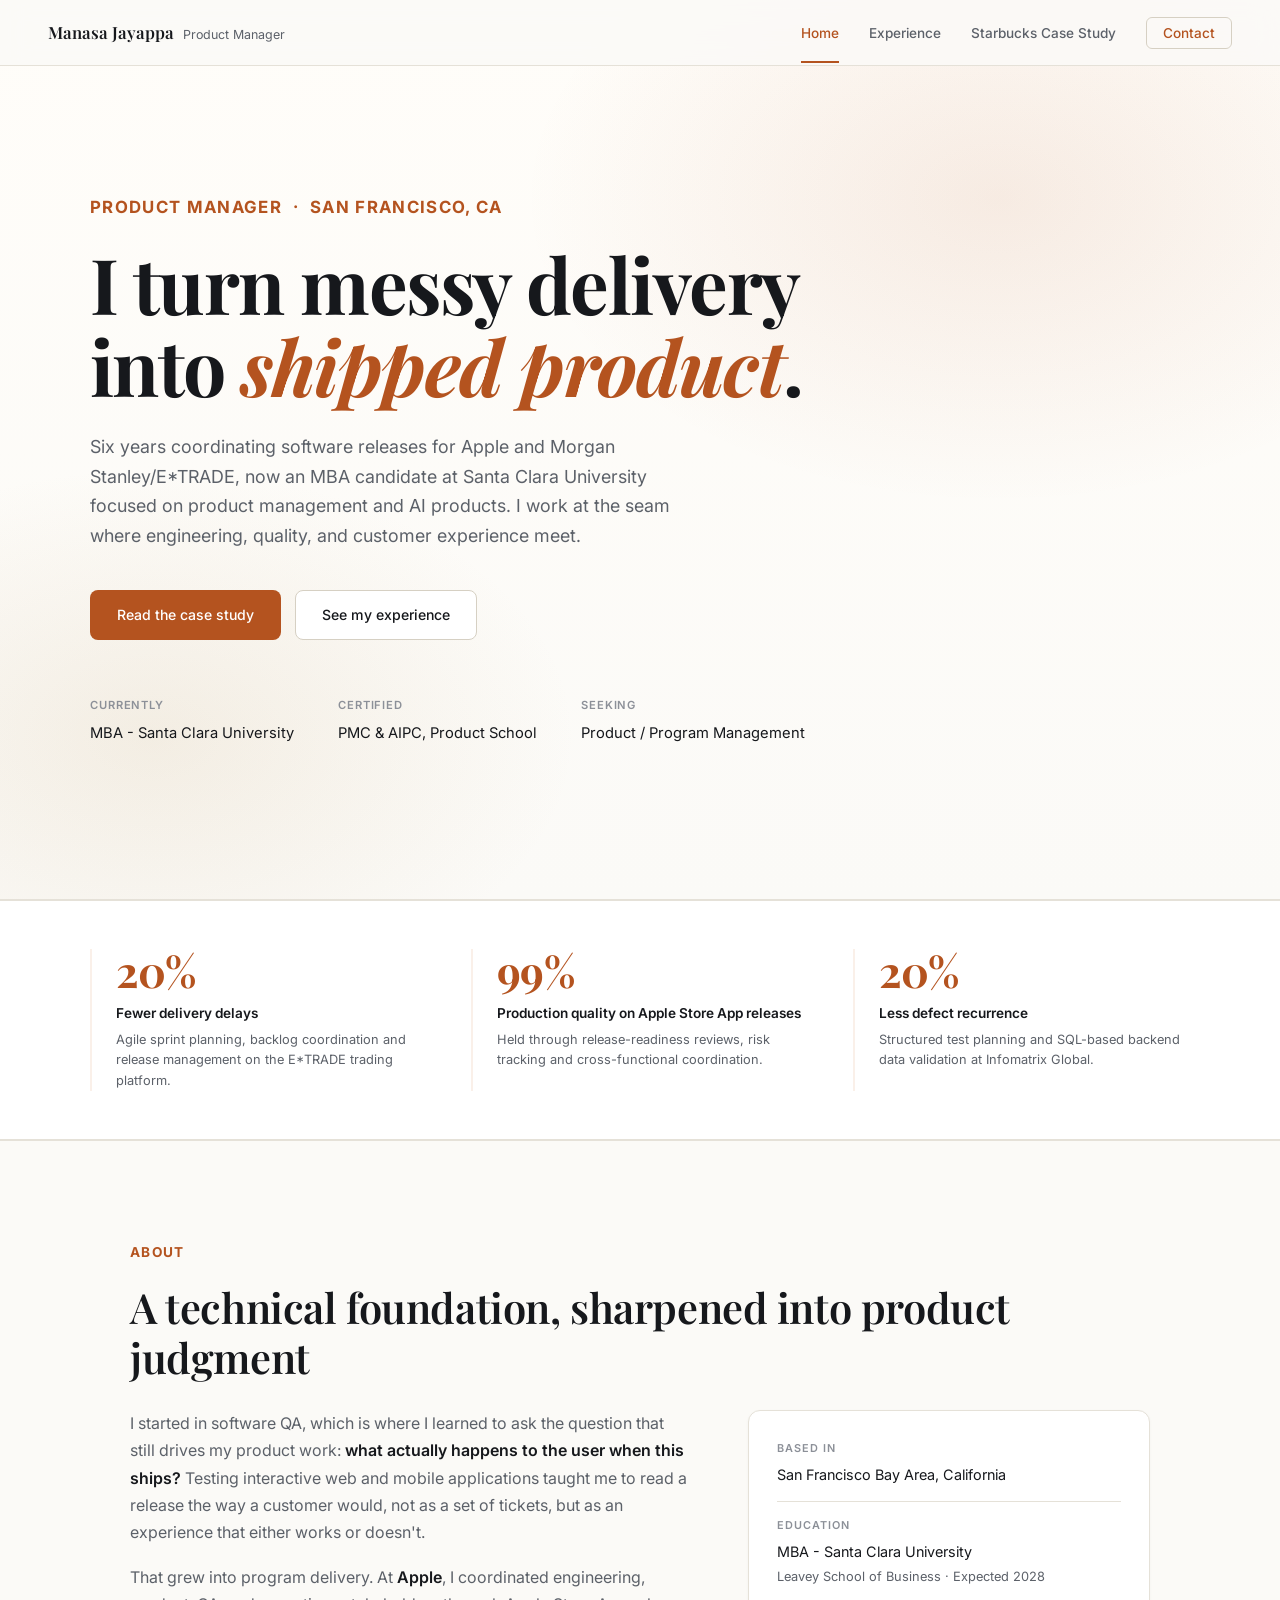
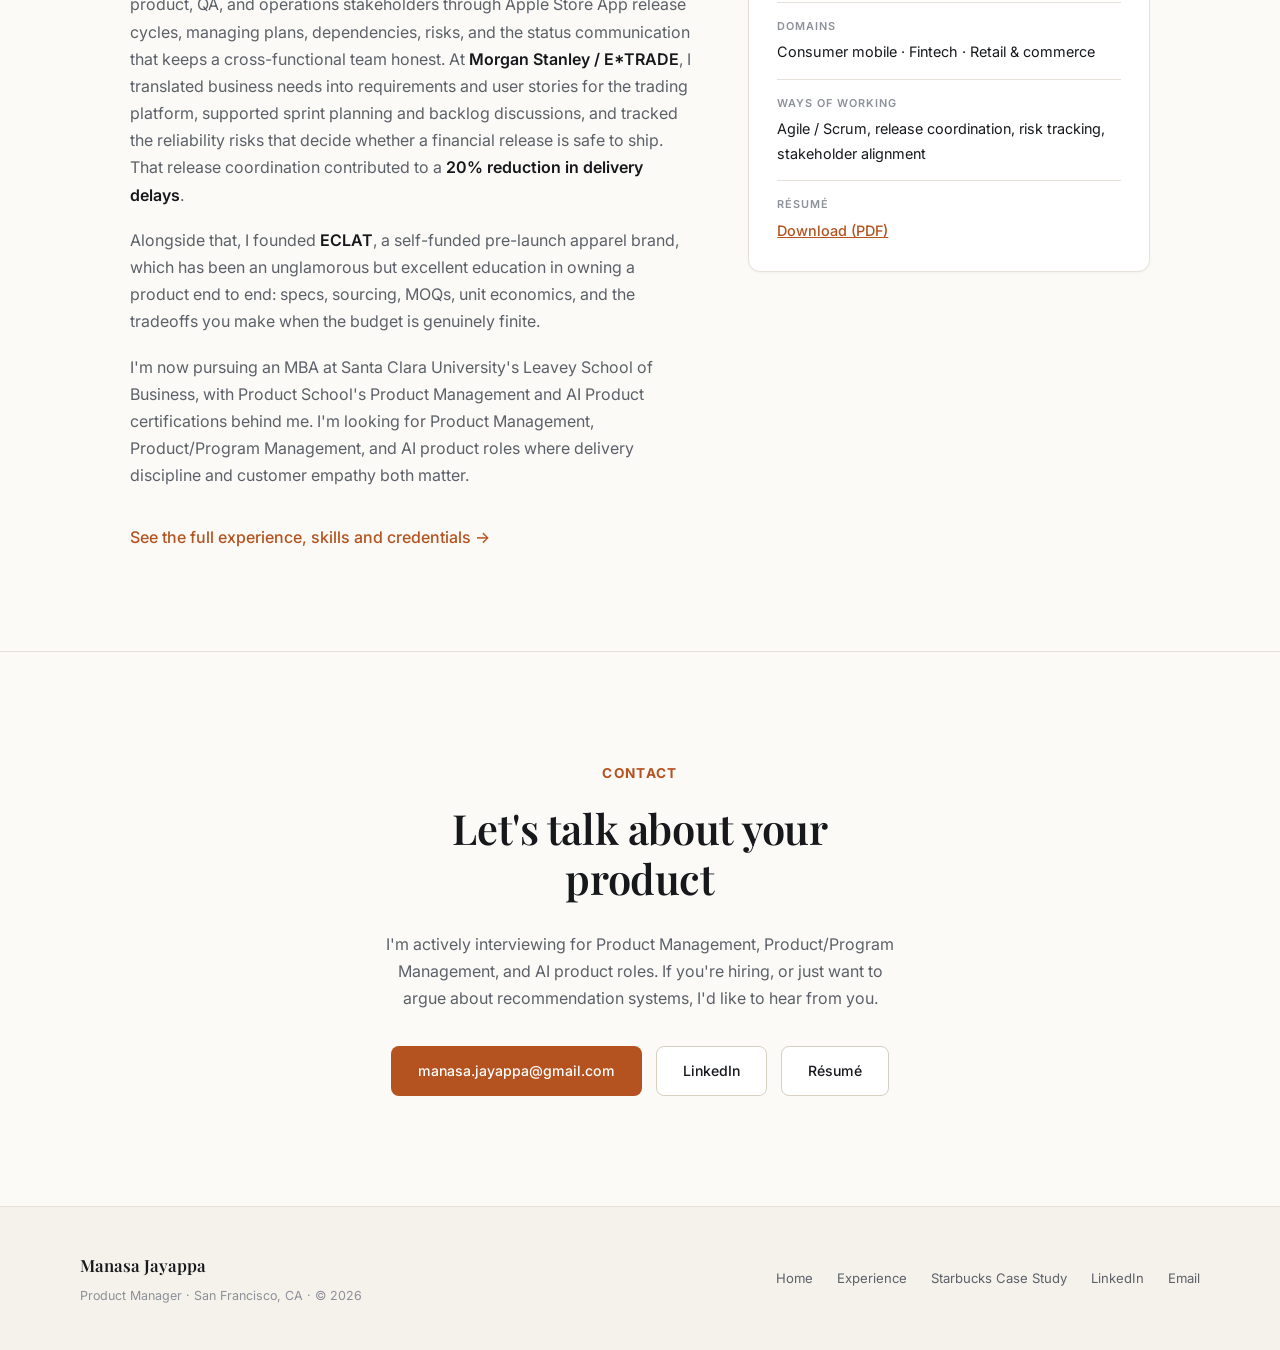
<file: index.html>
<!DOCTYPE html>
<html lang="en">
<head>
<meta charset="UTF-8">
<meta name="viewport" content="width=device-width, initial-scale=1.0">
<meta name="theme-color" content="#FBFAF7">
<title>Manasa Jayappa — Product Manager Portfolio</title>
<meta name="description" content="Product Manager portfolio of Manasa Jayappa — MBA candidate at Santa Clara University with program delivery experience across Apple and Morgan Stanley/E*TRADE. San Francisco, CA.">
<meta property="og:title" content="Manasa Jayappa — Product Manager Portfolio">
<meta property="og:description" content="Program delivery at Apple and Morgan Stanley/E*TRADE, an MBA at Santa Clara University, and product case studies.">
<meta property="og:type" content="website">
<link rel="icon" href="data:image/svg+xml,%3Csvg xmlns='http://www.w3.org/2000/svg' viewBox='0 0 32 32'%3E%3Crect width='32' height='32' rx='7' fill='%23FBFAF7'/%3E%3Ctext x='16' y='23' font-family='Georgia,serif' font-size='20' font-weight='700' fill='%23B4531F' text-anchor='middle'%3EM%3C/text%3E%3C/svg%3E">
<link rel="preconnect" href="https://fonts.googleapis.com">
<link rel="preconnect" href="https://fonts.gstatic.com" crossorigin>
<link href="https://fonts.googleapis.com/css2?family=Playfair+Display:ital,wght@0,400;0,600;0,700;1,400;1,600&family=Inter:wght@300;400;500;600&display=swap" rel="stylesheet">
<link rel="stylesheet" href="assets/css/style.css">
</head>
<body>

<nav class="nav">
  <a class="nav-name" href="index.html">Manasa Jayappa<span>Product Manager</span></a>
  <button class="nav-toggle" aria-expanded="false" aria-label="Toggle navigation">Menu</button>
  <ul class="nav-links">
    <li><a href="index.html" class="current">Home</a></li>
    <li><a href="experience.html">Experience</a></li>
    <li><a href="case-studies/starbucks-mood-drinks.html">Starbucks Case Study</a></li>
    <li><a href="#contact" class="nav-cta">Contact</a></li>
  </ul>
</nav>

<!-- ============ HERO ============ -->
<header class="hero" id="top">
  <div class="hero-bg"></div>
  <div class="hero-inner reveal">
    <p class="hero-tag">Product Manager &nbsp;·&nbsp; San Francisco, CA</p>
    <h1>I turn messy delivery into <em>shipped product</em>.</h1>
    <p class="hero-sub">
      Six years coordinating software releases for Apple and Morgan Stanley/E*TRADE, now an MBA candidate
      at Santa Clara University focused on product management and AI products. I work at the seam where
      engineering, quality, and customer experience meet.
    </p>
    <div class="hero-actions">
      <a class="btn btn-primary" href="case-studies/starbucks-mood-drinks.html">Read the case study</a>
      <a class="btn btn-ghost" href="experience.html">See my experience</a>
    </div>
    <div class="hero-meta">
      <div class="meta-item"><label>Currently</label><span>MBA - Santa Clara University</span></div>
      <div class="meta-item"><label>Certified</label><span>PMC &amp; AIPC, Product School</span></div>
      <div class="meta-item"><label>Seeking</label><span>Product / Program Management</span></div>
    </div>
  </div>
</header>

<!-- ============ RESULTS ============ -->
<section class="stat-band reveal">
  <div class="stat-band-inner">
    <div class="stat">
      <div class="stat-num">20%</div>
      <div class="stat-label">Fewer delivery delays</div>
      <p class="stat-note">Agile sprint planning, backlog coordination and release management on the E*TRADE trading platform.</p>
    </div>
    <div class="stat">
      <div class="stat-num">99%</div>
      <div class="stat-label">Production quality on Apple Store App releases</div>
      <p class="stat-note">Held through release-readiness reviews, risk tracking and cross-functional coordination.</p>
    </div>
    <div class="stat">
      <div class="stat-num">20%</div>
      <div class="stat-label">Less defect recurrence</div>
      <p class="stat-note">Structured test planning and SQL-based backend data validation at Infomatrix Global.</p>
    </div>
  </div>
</section>

<hr class="divider">

<!-- ============ ABOUT ============ -->
<section class="section reveal" id="about">
  <div class="section-marker">About</div>
  <h2>A technical foundation, sharpened into product judgment</h2>
  <div class="about-grid">
    <div>
      <p>
        I started in software QA, which is where I learned to ask the question that still drives my product
        work: <strong>what actually happens to the user when this ships?</strong> Testing interactive web and
        mobile applications taught me to read a release the way a customer would, not as a set of tickets,
        but as an experience that either works or doesn't.
      </p>
      <p>
        That grew into program delivery. At <strong>Apple</strong>, I coordinated engineering, product, QA, and
        operations stakeholders through Apple Store App release cycles, managing plans, dependencies, risks,
        and the status communication that keeps a cross-functional team honest. At
        <strong>Morgan Stanley / E*TRADE</strong>, I translated business needs into requirements and user
        stories for the trading platform, supported sprint planning and backlog discussions, and tracked the
        reliability risks that decide whether a financial release is safe to ship. That release coordination
        contributed to a <strong>20% reduction in delivery delays</strong>.
      </p>
      <p>
        Alongside that, I founded <strong>ECLAT</strong>, a self-funded pre-launch apparel brand, which has
        been an unglamorous but excellent education in owning a product end to end: specs, sourcing, MOQs,
        unit economics, and the tradeoffs you make when the budget is genuinely finite.
      </p>
      <p>
        I'm now pursuing an MBA at Santa Clara University's Leavey School of Business, with Product School's
        Product Management and AI Product certifications behind me. I'm looking for Product Management,
        Product/Program Management, and AI product roles where delivery discipline and customer empathy both
        matter.
      </p>
    </div>
    <aside class="about-facts">
      <div class="fact">
        <div class="fact-label">Based in</div>
        <div class="fact-value">San Francisco Bay Area, California</div>
      </div>
      <div class="fact">
        <div class="fact-label">Education</div>
        <div class="fact-value">MBA - Santa Clara University<small>Leavey School of Business · Expected 2028</small></div>
      </div>
      <div class="fact">
        <div class="fact-label">Domains</div>
        <div class="fact-value">Consumer mobile · Fintech · Retail &amp; commerce</div>
      </div>
      <div class="fact">
        <div class="fact-label">Ways of working</div>
        <div class="fact-value">Agile / Scrum, release coordination, risk tracking, stakeholder alignment</div>
      </div>
      <div class="fact">
        <div class="fact-label">Résumé</div>
        <div class="fact-value"><a href="assets/files/Manasa_Jayappa_Resume.pdf">Download (PDF)</a></div>
      </div>
    </aside>
  </div>
  <p style="margin-top:34px;"><a href="experience.html" class="inline-link">See the full experience, skills and credentials &rarr;</a></p>
</section>

<hr class="divider">

<!-- ============ CONTACT ============ -->
<section class="section contact reveal" id="contact">
  <div class="section-marker">Contact</div>
  <h2>Let's talk about your product</h2>
  <p>
    I'm actively interviewing for Product Management, Product/Program Management, and AI product roles.
    If you're hiring, or just want to argue about recommendation systems, I'd like to hear from you.
  </p>
  <div class="contact-links">
    <a class="btn btn-primary" href="mailto:manasa.jayappa@gmail.com">manasa.jayappa@gmail.com</a>
    <a class="btn btn-ghost" href="https://www.linkedin.com/in/YOUR-LINKEDIN/" target="_blank" rel="noopener">LinkedIn</a>
    <a class="btn btn-ghost" href="assets/files/Manasa_Jayappa_Resume.pdf">Résumé</a>
  </div>
</section>

<footer class="site-footer">
  <div>
    <div class="footer-name">Manasa Jayappa</div>
    <p class="footer-note">Product Manager · San Francisco, CA · &copy; <span data-year></span></p>
  </div>
  <div class="footer-links">
    <a href="index.html">Home</a>
    <a href="experience.html">Experience</a>
    <a href="case-studies/starbucks-mood-drinks.html">Starbucks Case Study</a>
    <a href="https://www.linkedin.com/in/YOUR-LINKEDIN/" target="_blank" rel="noopener">LinkedIn</a>
    <a href="mailto:manasa.jayappa@gmail.com">Email</a>
  </div>
</footer>

<script src="assets/js/main.js"></script>
</body>
</html>
</file>
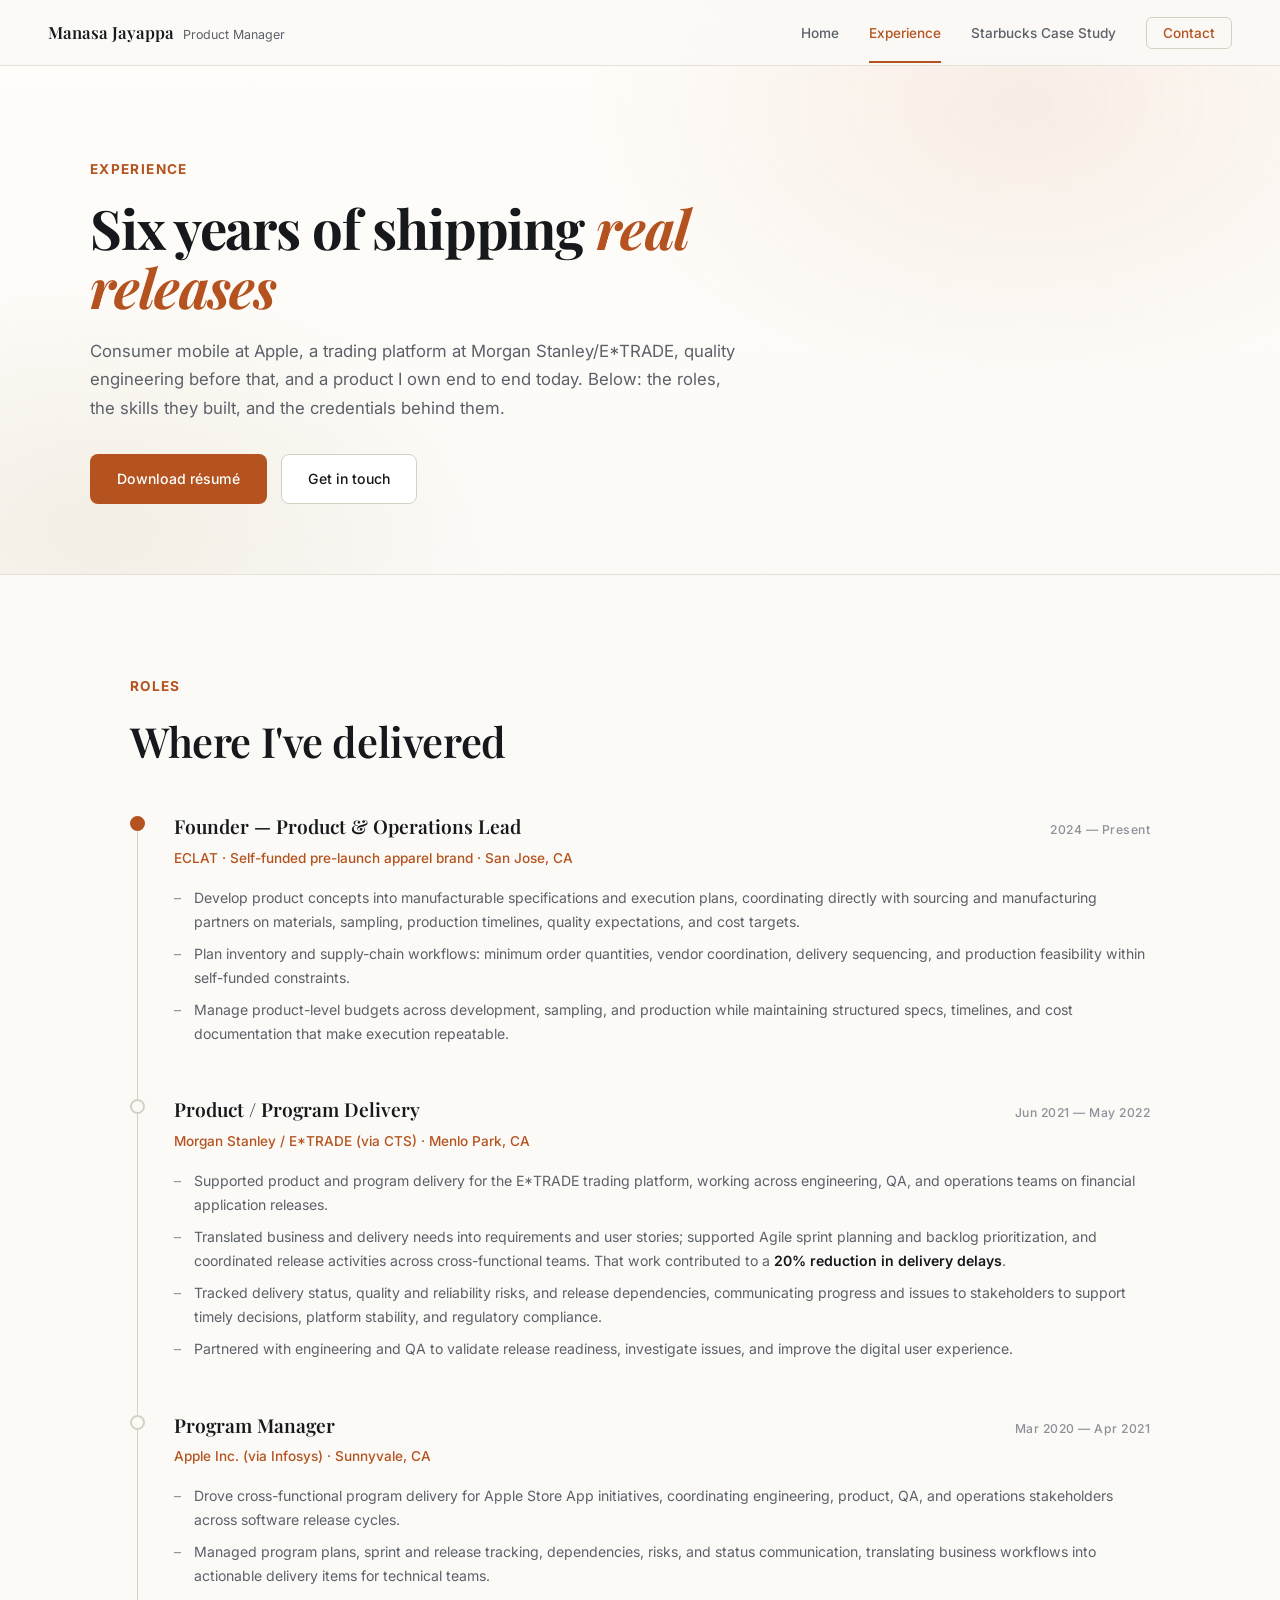
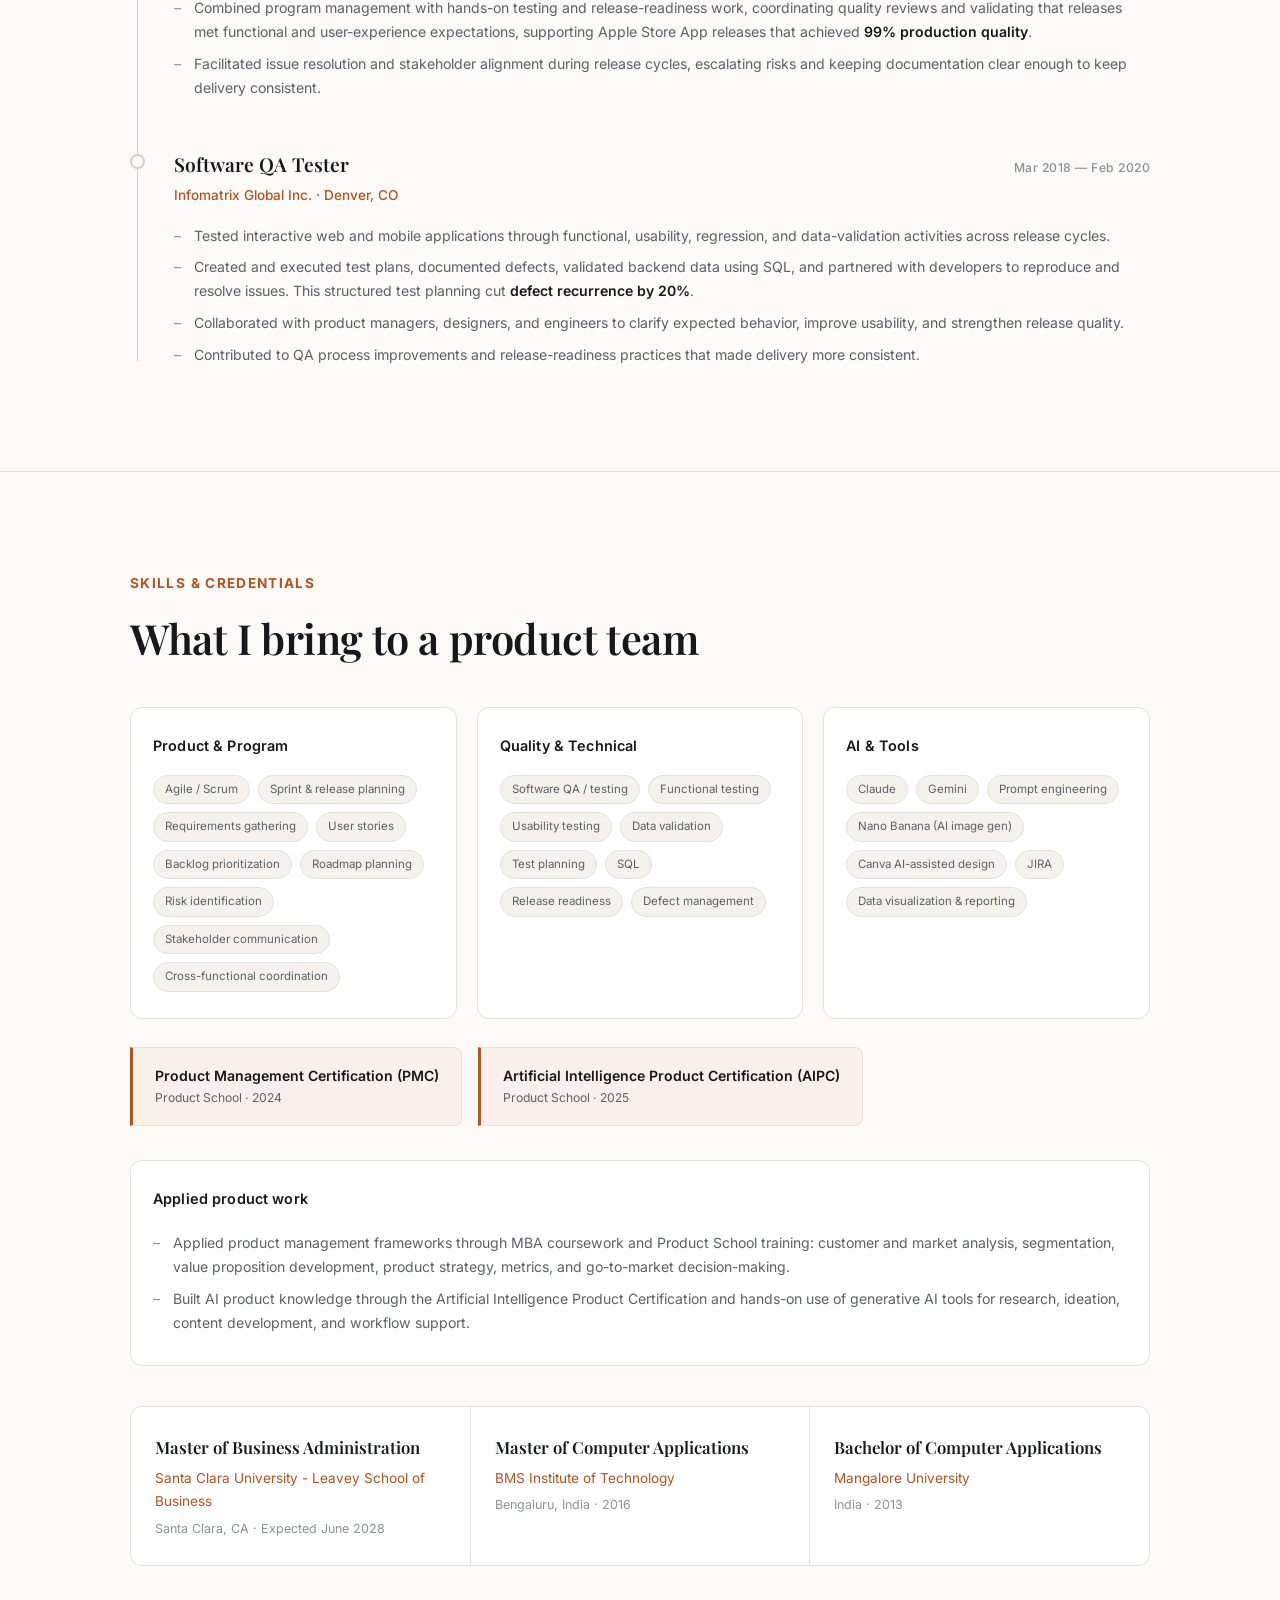
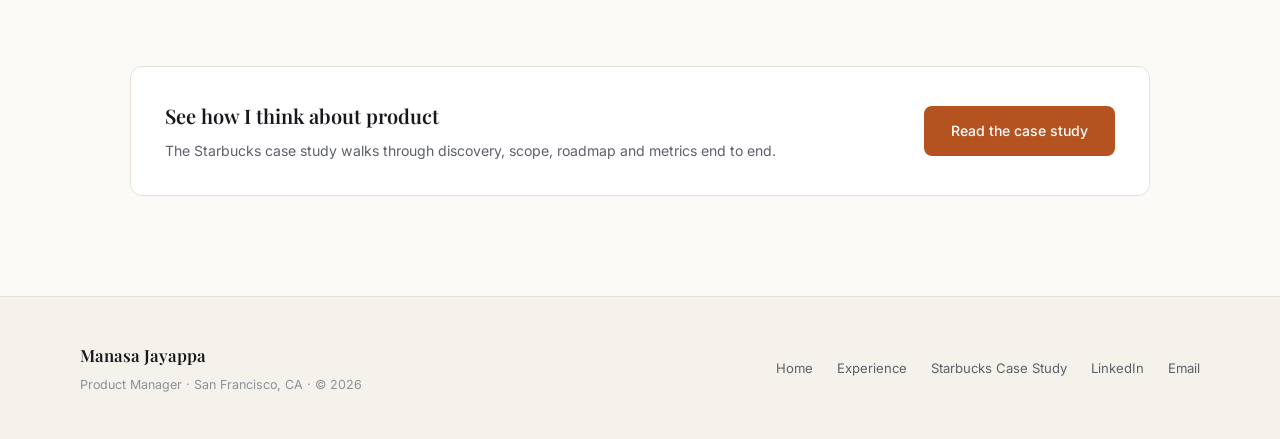
<file: experience.html>
<!DOCTYPE html>
<html lang="en">
<head>
<meta charset="UTF-8">
<meta name="viewport" content="width=device-width, initial-scale=1.0">
<meta name="theme-color" content="#FBFAF7">
<title>Experience — Manasa Jayappa</title>
<meta name="description" content="Manasa Jayappa's product and program delivery experience across Apple, Morgan Stanley/E*TRADE, Infomatrix and ECLAT, plus skills, certifications and education.">
<meta property="og:title" content="Manasa Jayappa — Product Manager Portfolio">
<meta property="og:description" content="Program delivery at Apple and Morgan Stanley/E*TRADE, an MBA at Santa Clara University, and product case studies.">
<meta property="og:type" content="website">
<link rel="icon" href="data:image/svg+xml,%3Csvg xmlns='http://www.w3.org/2000/svg' viewBox='0 0 32 32'%3E%3Crect width='32' height='32' rx='7' fill='%23FBFAF7'/%3E%3Ctext x='16' y='23' font-family='Georgia,serif' font-size='20' font-weight='700' fill='%23B4531F' text-anchor='middle'%3EM%3C/text%3E%3C/svg%3E">
<link rel="preconnect" href="https://fonts.googleapis.com">
<link rel="preconnect" href="https://fonts.gstatic.com" crossorigin>
<link href="https://fonts.googleapis.com/css2?family=Playfair+Display:ital,wght@0,400;0,600;0,700;1,400;1,600&family=Inter:wght@300;400;500;600&display=swap" rel="stylesheet">
<link rel="stylesheet" href="assets/css/style.css">
</head>
<body>

<nav class="nav">
  <a class="nav-name" href="index.html">Manasa Jayappa<span>Product Manager</span></a>
  <button class="nav-toggle" aria-expanded="false" aria-label="Toggle navigation">Menu</button>
  <ul class="nav-links">
    <li><a href="index.html">Home</a></li>
    <li><a href="experience.html" class="current">Experience</a></li>
    <li><a href="case-studies/starbucks-mood-drinks.html">Starbucks Case Study</a></li>
    <li><a href="index.html#contact" class="nav-cta">Contact</a></li>
  </ul>
</nav>

<header class="page-head">
  <div class="page-head-bg"></div>
  <div class="page-head-inner reveal">
    <div class="section-marker">Experience</div>
    <h1>Six years of shipping <em>real releases</em></h1>
    <p class="lede">
      Consumer mobile at Apple, a trading platform at Morgan Stanley/E*TRADE, quality engineering before
      that, and a product I own end to end today. Below: the roles, the skills they built, and the
      credentials behind them.
    </p>
    <div class="hero-actions" style="margin-top:32px;">
      <a class="btn btn-primary" href="assets/files/Manasa_Jayappa_Resume.pdf">Download r&eacute;sum&eacute;</a>
      <a class="btn btn-ghost" href="index.html#contact">Get in touch</a>
    </div>
  </div>
</header>

<!-- ============ EXPERIENCE ============ -->
<section class="section reveal" id="roles">
  <div class="section-marker">Roles</div>
  <h2>Where I've delivered</h2>

  <div class="timeline">
    <div class="tl-item current">
      <div class="tl-dot"></div>
      <div class="tl-head">
        <div class="tl-role">Founder — Product &amp; Operations Lead</div>
        <div class="tl-when">2024 — Present</div>
      </div>
      <div class="tl-org">ECLAT · Self-funded pre-launch apparel brand · San Jose, CA</div>
      <ul class="tl-points">
        <li>Develop product concepts into manufacturable specifications and execution plans, coordinating directly with sourcing and manufacturing partners on materials, sampling, production timelines, quality expectations, and cost targets.</li>
        <li>Plan inventory and supply-chain workflows: minimum order quantities, vendor coordination, delivery sequencing, and production feasibility within self-funded constraints.</li>
        <li>Manage product-level budgets across development, sampling, and production while maintaining structured specs, timelines, and cost documentation that make execution repeatable.</li>
      </ul>
    </div>

    <div class="tl-item">
      <div class="tl-dot"></div>
      <div class="tl-head">
        <div class="tl-role">Product / Program Delivery</div>
        <div class="tl-when">Jun 2021 — May 2022</div>
      </div>
      <div class="tl-org">Morgan Stanley / E*TRADE (via CTS) · Menlo Park, CA</div>
      <ul class="tl-points">
        <li>Supported product and program delivery for the E*TRADE trading platform, working across engineering, QA, and operations teams on financial application releases.</li>
        <li>Translated business and delivery needs into requirements and user stories; supported Agile sprint planning and backlog prioritization, and coordinated release activities across cross-functional teams. That work contributed to a <strong>20% reduction in delivery delays</strong>.</li>
        <li>Tracked delivery status, quality and reliability risks, and release dependencies, communicating progress and issues to stakeholders to support timely decisions, platform stability, and regulatory compliance.</li>
        <li>Partnered with engineering and QA to validate release readiness, investigate issues, and improve the digital user experience.</li>
      </ul>
    </div>

    <div class="tl-item">
      <div class="tl-dot"></div>
      <div class="tl-head">
        <div class="tl-role">Program Manager</div>
        <div class="tl-when">Mar 2020 — Apr 2021</div>
      </div>
      <div class="tl-org">Apple Inc. (via Infosys) · Sunnyvale, CA</div>
      <ul class="tl-points">
        <li>Drove cross-functional program delivery for Apple Store App initiatives, coordinating engineering, product, QA, and operations stakeholders across software release cycles.</li>
        <li>Managed program plans, sprint and release tracking, dependencies, risks, and status communication, translating business workflows into actionable delivery items for technical teams.</li>
        <li>Combined program management with hands-on testing and release-readiness work, coordinating quality reviews and validating that releases met functional and user-experience expectations, supporting Apple Store App releases that achieved <strong>99% production quality</strong>.</li>
        <li>Facilitated issue resolution and stakeholder alignment during release cycles, escalating risks and keeping documentation clear enough to keep delivery consistent.</li>
      </ul>
    </div>

    <div class="tl-item">
      <div class="tl-dot"></div>
      <div class="tl-head">
        <div class="tl-role">Software QA Tester</div>
        <div class="tl-when">Mar 2018 — Feb 2020</div>
      </div>
      <div class="tl-org">Infomatrix Global Inc. · Denver, CO</div>
      <ul class="tl-points">
        <li>Tested interactive web and mobile applications through functional, usability, regression, and data-validation activities across release cycles.</li>
        <li>Created and executed test plans, documented defects, validated backend data using SQL, and partnered with developers to reproduce and resolve issues. This structured test planning cut <strong>defect recurrence by 20%</strong>.</li>
        <li>Collaborated with product managers, designers, and engineers to clarify expected behavior, improve usability, and strengthen release quality.</li>
        <li>Contributed to QA process improvements and release-readiness practices that made delivery more consistent.</li>
      </ul>
    </div>
  </div>
</section>

<hr class="divider">

<!-- ============ SKILLS ============ -->
<section class="section reveal" id="skills">
  <div class="section-marker">Skills &amp; Credentials</div>
  <h2>What I bring to a product team</h2>

  <div class="skills-grid">
    <div class="skill-card">
      <h3>Product &amp; Program</h3>
      <div class="chips">
        <span class="tag">Agile / Scrum</span>
        <span class="tag">Sprint &amp; release planning</span>
        <span class="tag">Requirements gathering</span>
        <span class="tag">User stories</span>
        <span class="tag">Backlog prioritization</span>
        <span class="tag">Roadmap planning</span>
        <span class="tag">Risk identification</span>
        <span class="tag">Stakeholder communication</span>
        <span class="tag">Cross-functional coordination</span>
      </div>
    </div>
    <div class="skill-card">
      <h3>Quality &amp; Technical</h3>
      <div class="chips">
        <span class="tag">Software QA / testing</span>
        <span class="tag">Functional testing</span>
        <span class="tag">Usability testing</span>
        <span class="tag">Data validation</span>
        <span class="tag">Test planning</span>
        <span class="tag">SQL</span>
        <span class="tag">Release readiness</span>
        <span class="tag">Defect management</span>
      </div>
    </div>
    <div class="skill-card">
      <h3>AI &amp; Tools</h3>
      <div class="chips">
        <span class="tag">Claude</span>
        <span class="tag">Gemini</span>
        <span class="tag">Prompt engineering</span>
        <span class="tag">Nano Banana (AI image gen)</span>
        <span class="tag">Canva AI-assisted design</span>
        <span class="tag">JIRA</span>
        <span class="tag">Data visualization &amp; reporting</span>
      </div>
    </div>
  </div>

  <div class="cert-row">
    <div class="cert">
      <div>
        <div class="cert-name">Product Management Certification (PMC)</div>
        <div class="cert-issuer">Product School · 2024</div>
      </div>
    </div>
    <div class="cert">
      <div>
        <div class="cert-name">Artificial Intelligence Product Certification (AIPC)</div>
        <div class="cert-issuer">Product School · 2025</div>
      </div>
    </div>
  </div>


  <div class="skill-card" style="margin-top:34px;">
    <h3>Applied product work</h3>
    <ul class="tl-points" style="margin-top:14px;">
      <li>Applied product management frameworks through MBA coursework and Product School training: customer and market analysis, segmentation, value proposition development, product strategy, metrics, and go-to-market decision-making.</li>
      <li>Built AI product knowledge through the Artificial Intelligence Product Certification and hands-on use of generative AI tools for research, ideation, content development, and workflow support.</li>
    </ul>
  </div>

  <div class="edu-grid">
    <div class="edu-cell">
      <div class="edu-degree">Master of Business Administration</div>
      <div class="edu-school">Santa Clara University - Leavey School of Business</div>
      <div class="edu-when">Santa Clara, CA · Expected June 2028</div>
    </div>
    <div class="edu-cell">
      <div class="edu-degree">Master of Computer Applications</div>
      <div class="edu-school">BMS Institute of Technology</div>
      <div class="edu-when">Bengaluru, India · 2016</div>
    </div>
    <div class="edu-cell">
      <div class="edu-degree">Bachelor of Computer Applications</div>
      <div class="edu-school">Mangalore University</div>
      <div class="edu-when">India · 2013</div>
    </div>
  </div>
</section>

<div class="section reveal" style="padding-top:0;">
  <div class="cs-next-card">
    <div>
      <h3 style="margin-bottom:6px;">See how I think about product</h3>
      <p style="font-size:.88rem;margin:0;">The Starbucks case study walks through discovery, scope, roadmap and metrics end to end.</p>
    </div>
    <a class="btn btn-primary" href="case-studies/starbucks-mood-drinks.html">Read the case study</a>
  </div>
</div>

<footer class="site-footer">
  <div>
    <div class="footer-name">Manasa Jayappa</div>
    <p class="footer-note">Product Manager &middot; San Francisco, CA &middot; &copy; <span data-year></span></p>
  </div>
  <div class="footer-links">
    <a href="index.html">Home</a>
    <a href="experience.html">Experience</a>
    <a href="case-studies/starbucks-mood-drinks.html">Starbucks Case Study</a>
    <a href="https://www.linkedin.com/in/YOUR-LINKEDIN/" target="_blank" rel="noopener">LinkedIn</a>
    <a href="mailto:manasa.jayappa@gmail.com">Email</a>
  </div>
</footer>

<script src="assets/js/main.js"></script>
</body>
</html>
</file>
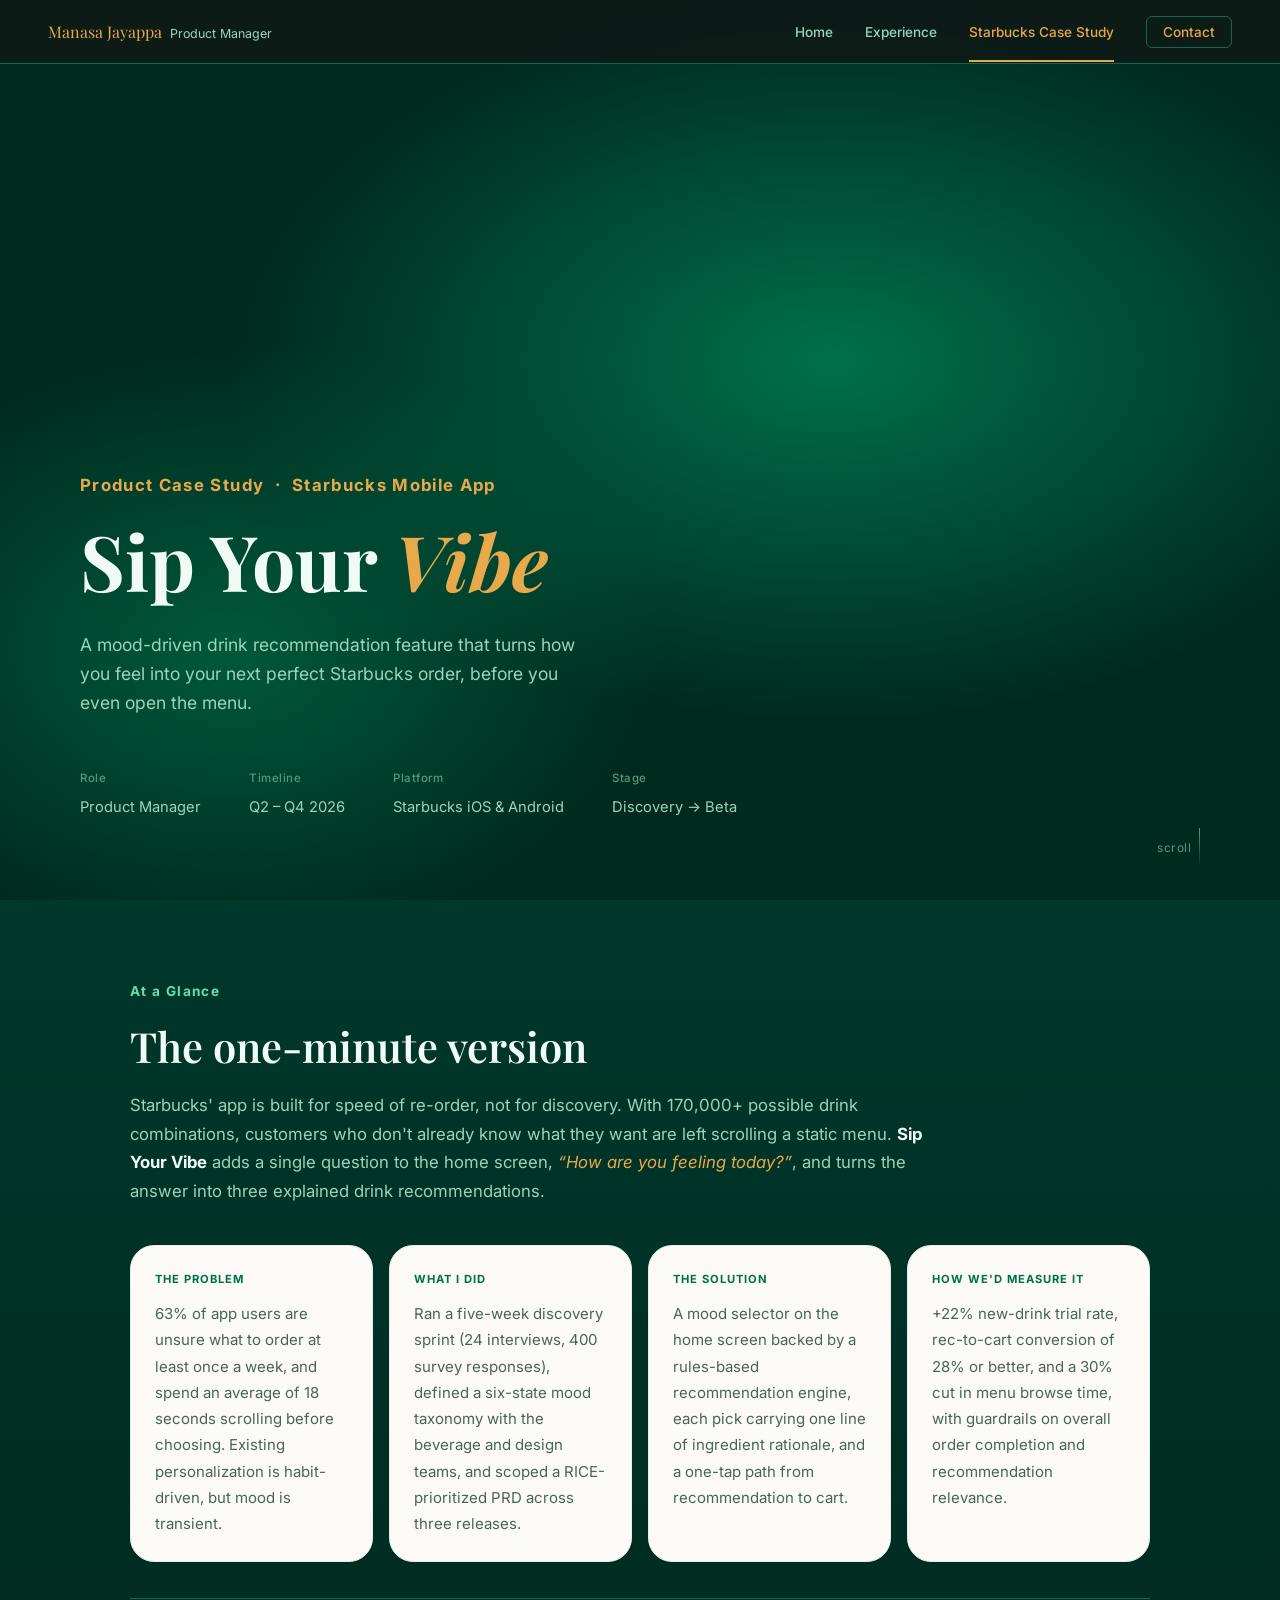
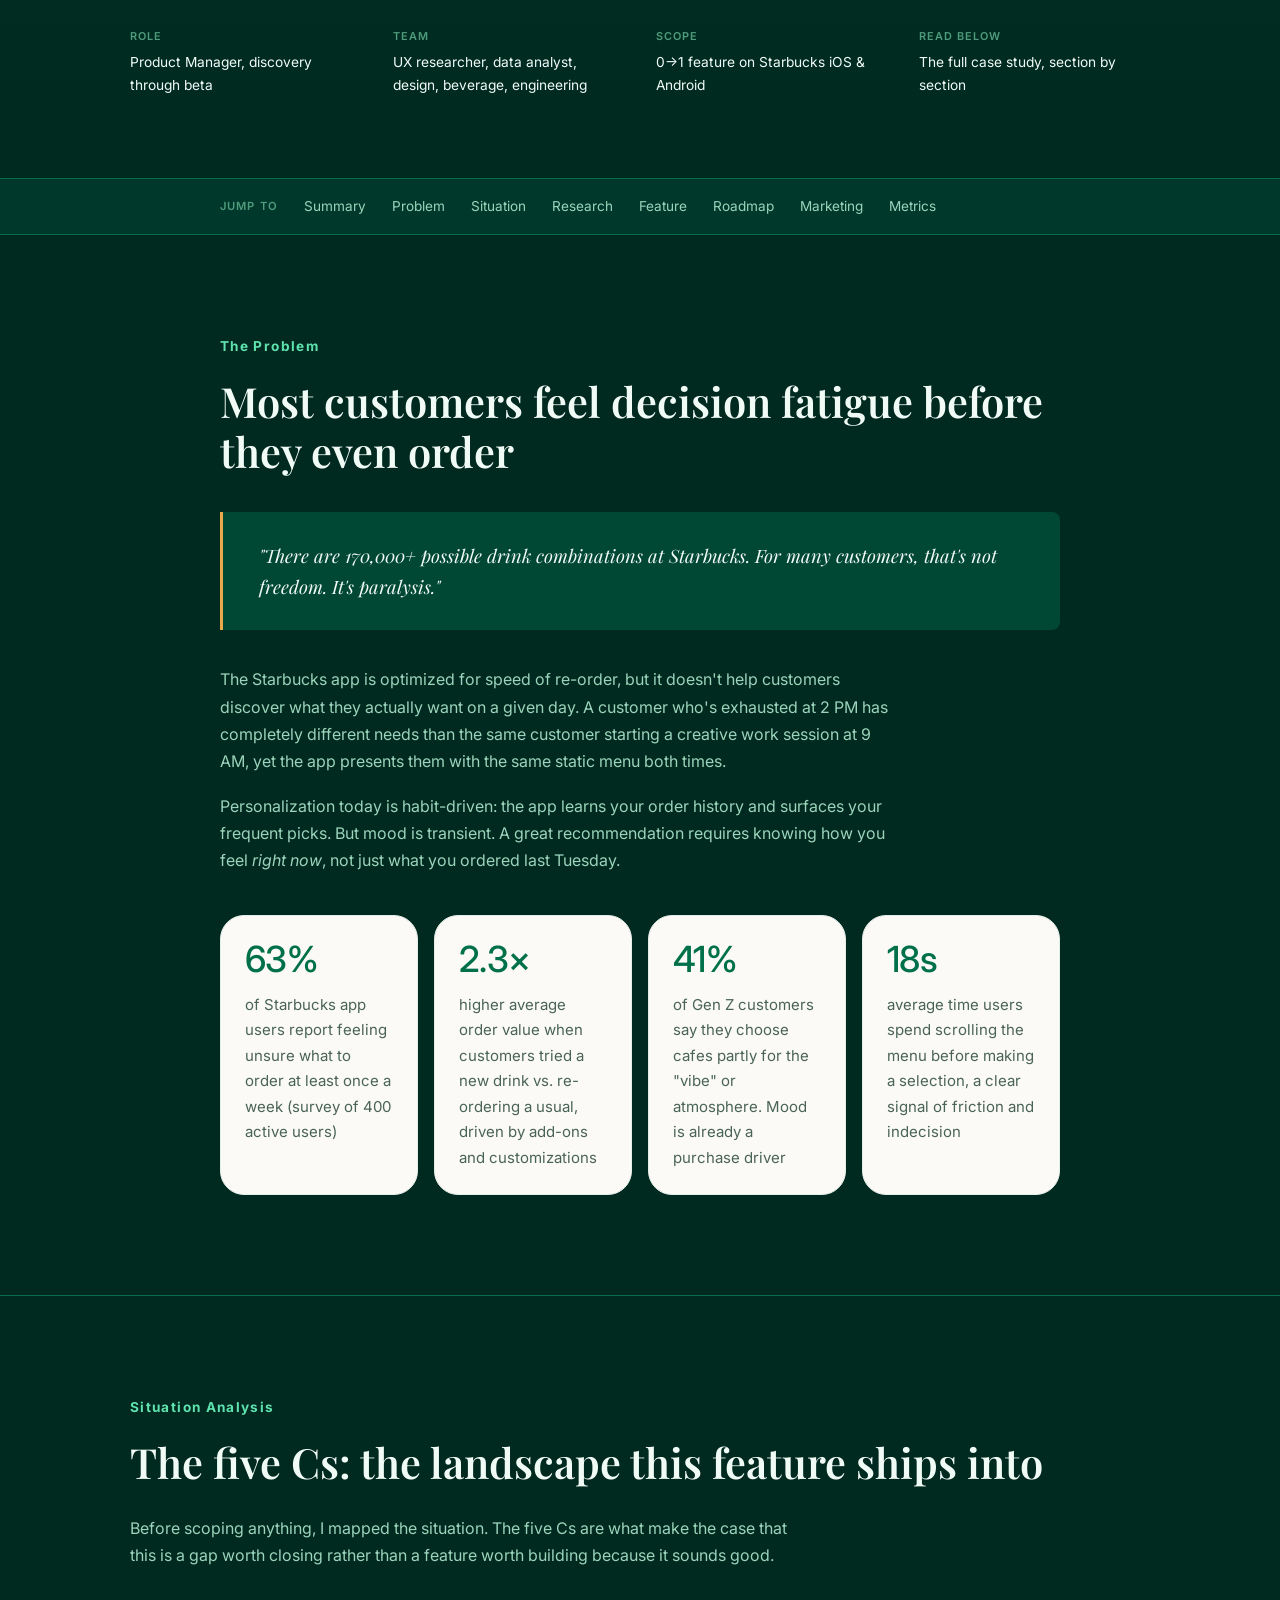
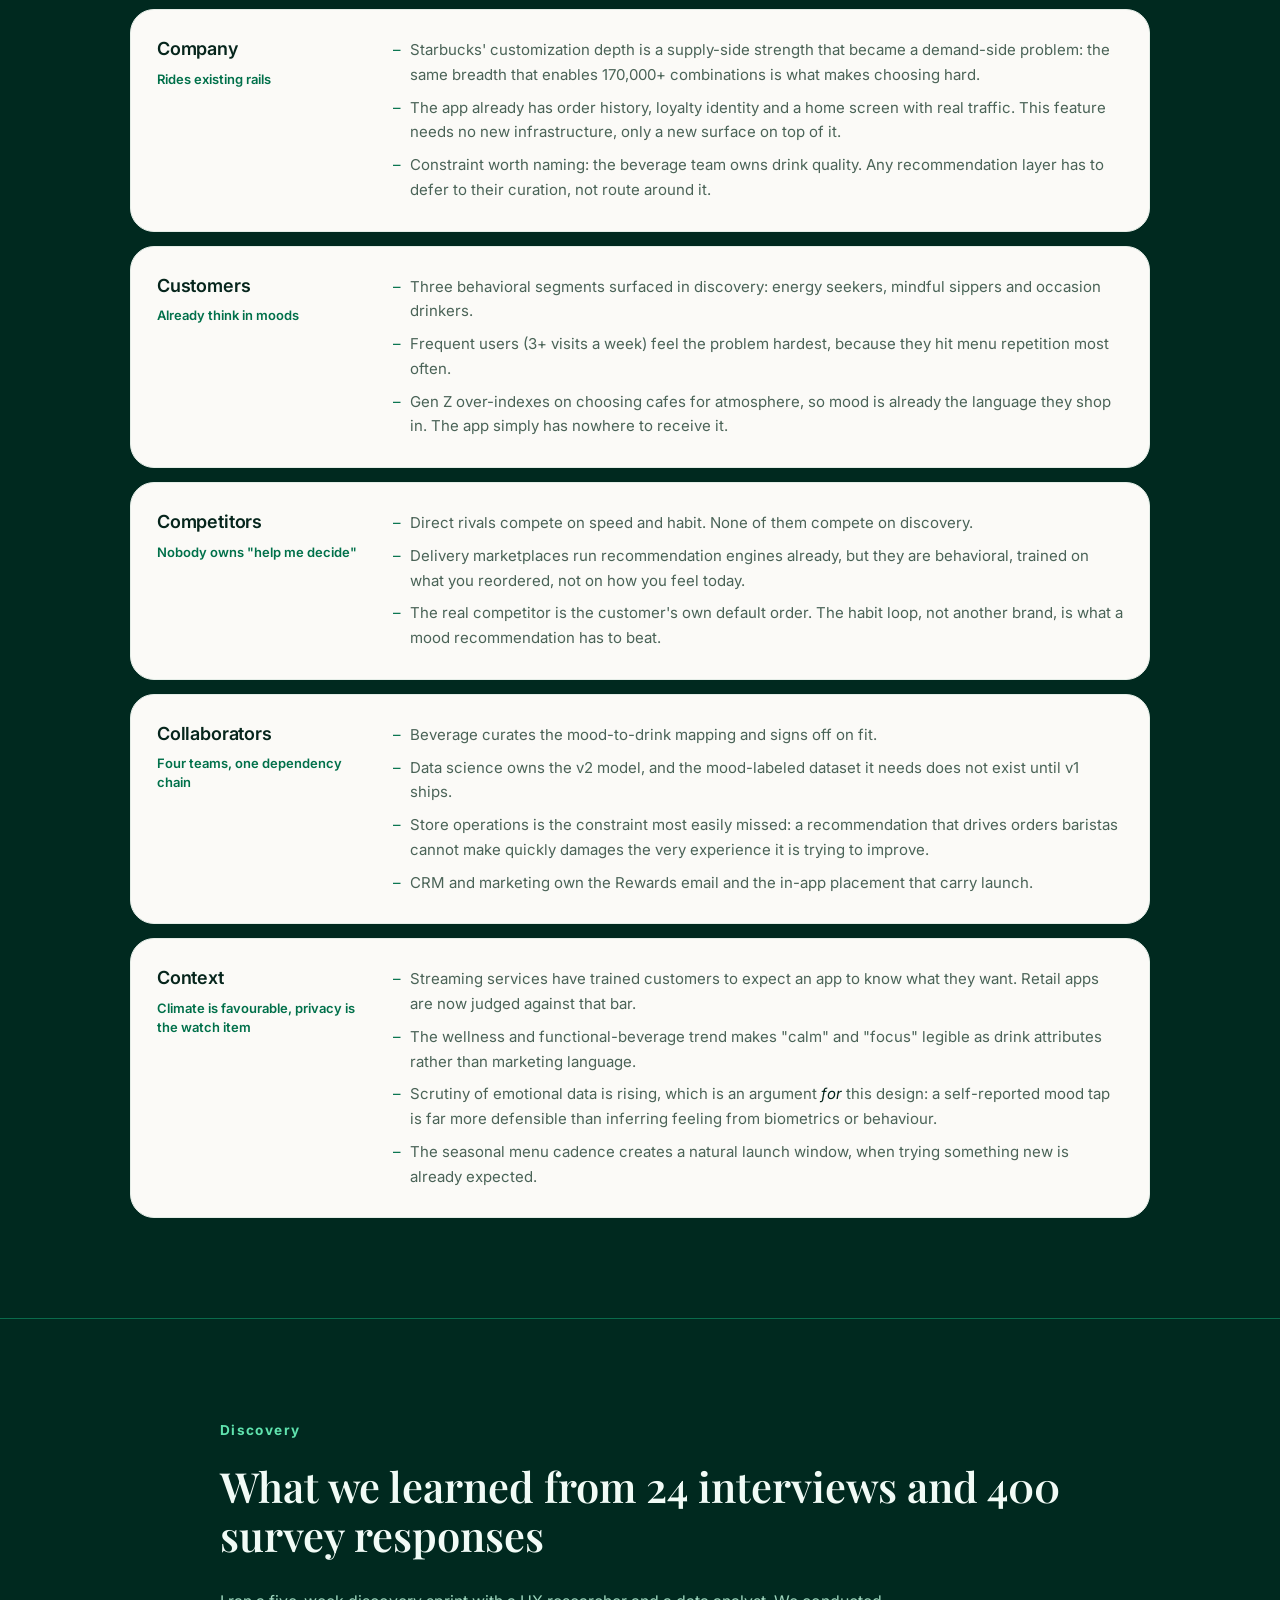
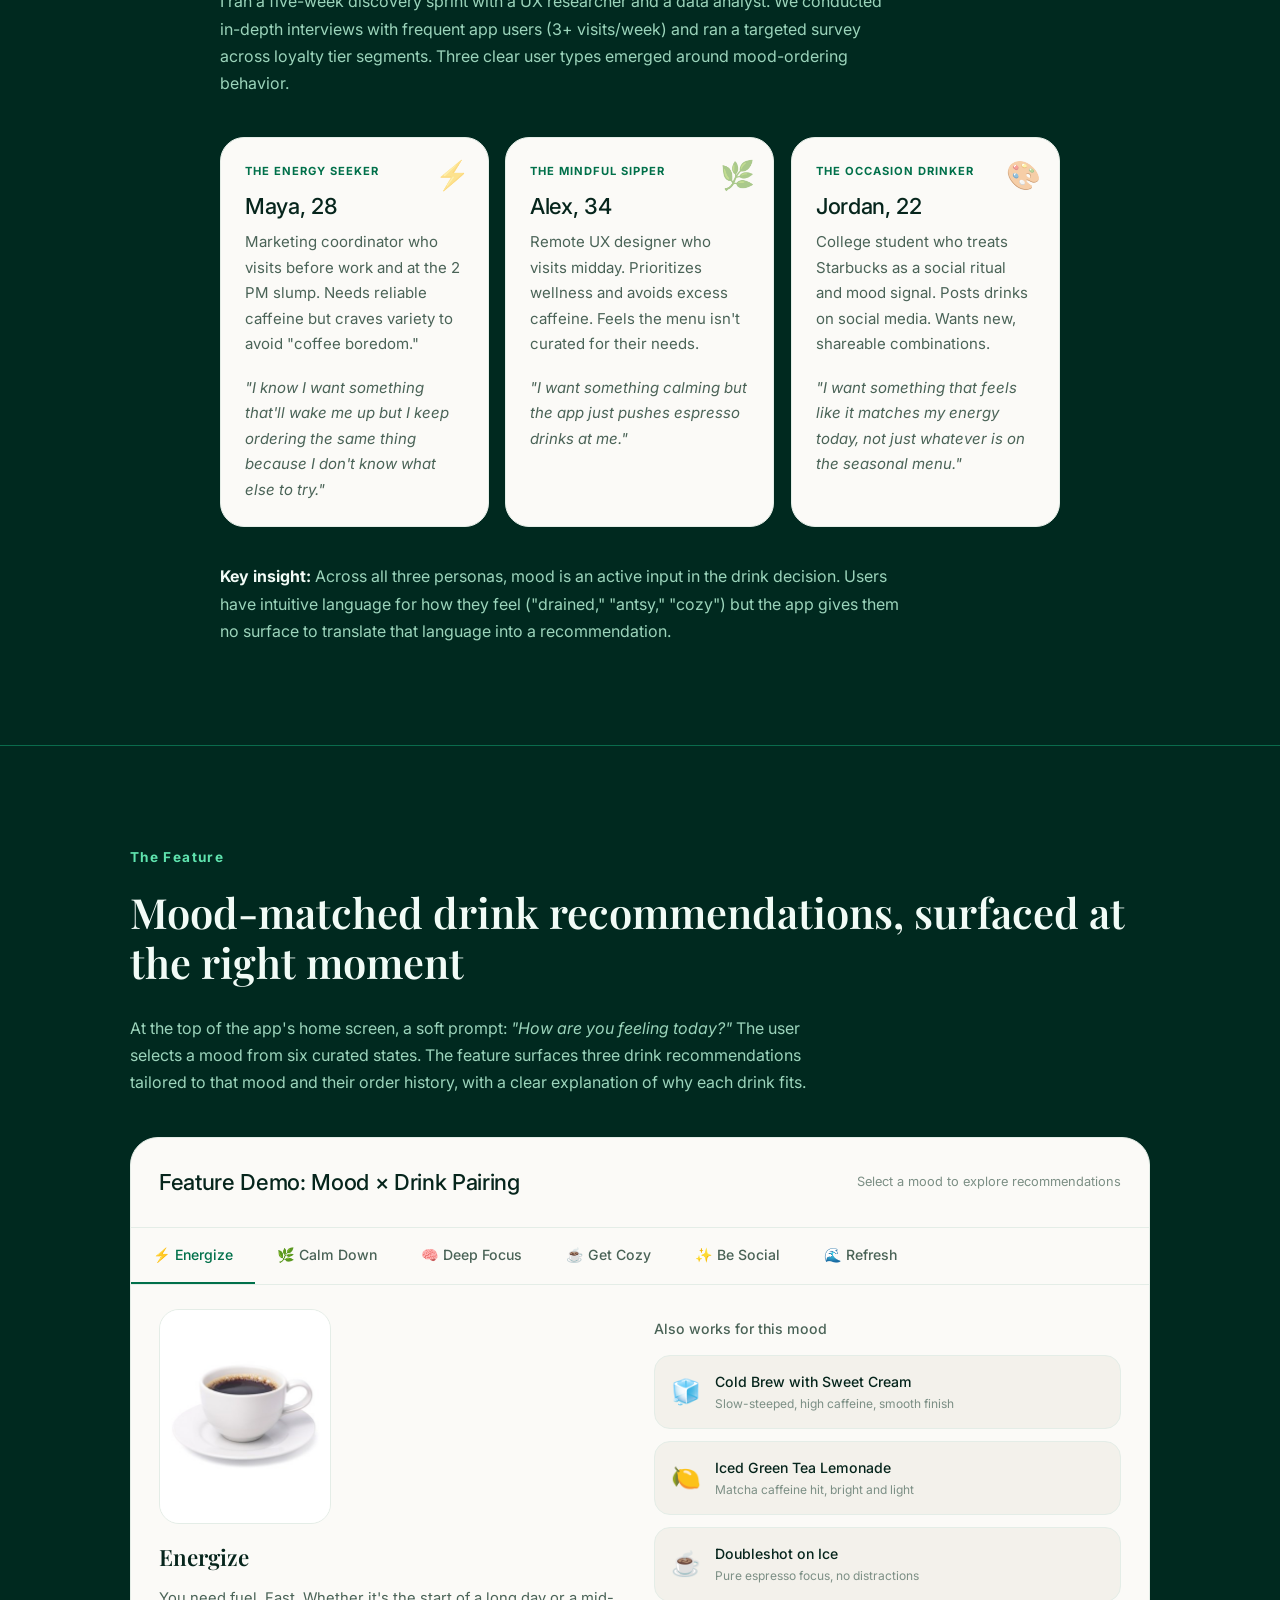
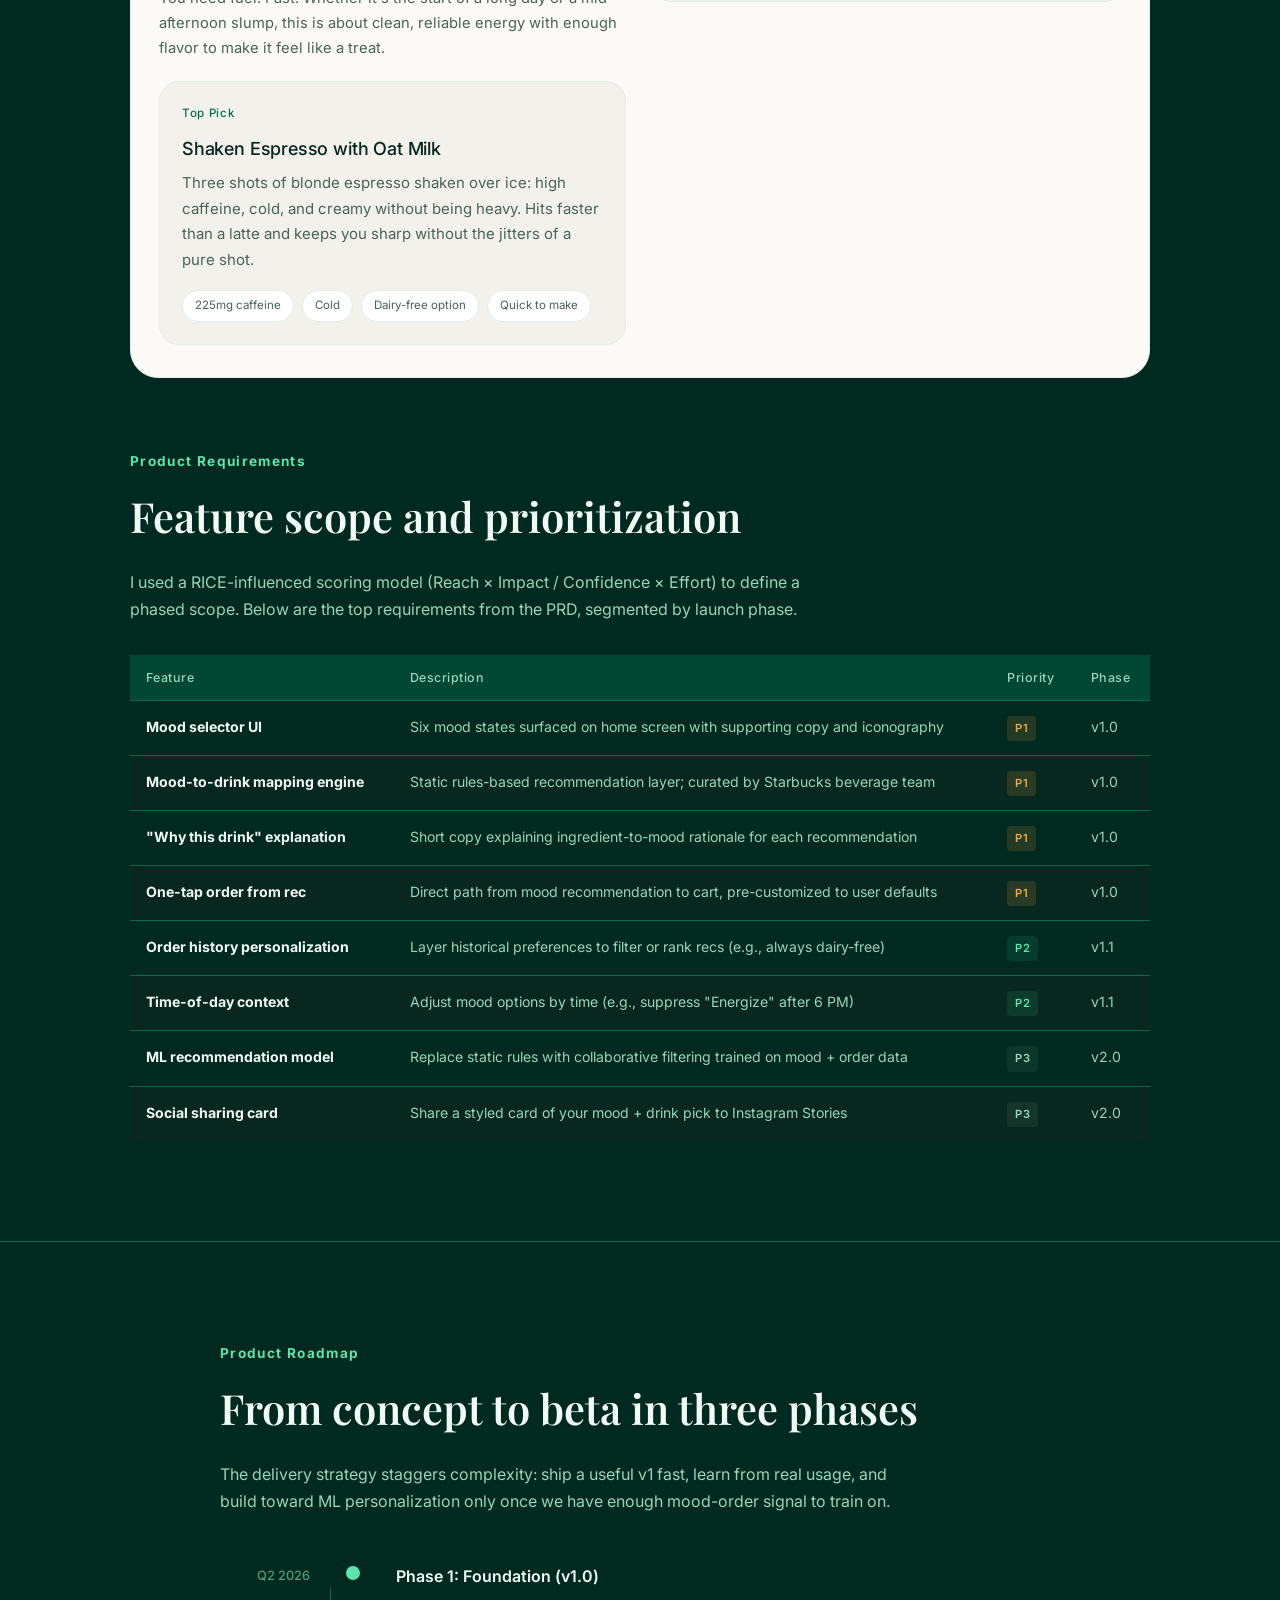
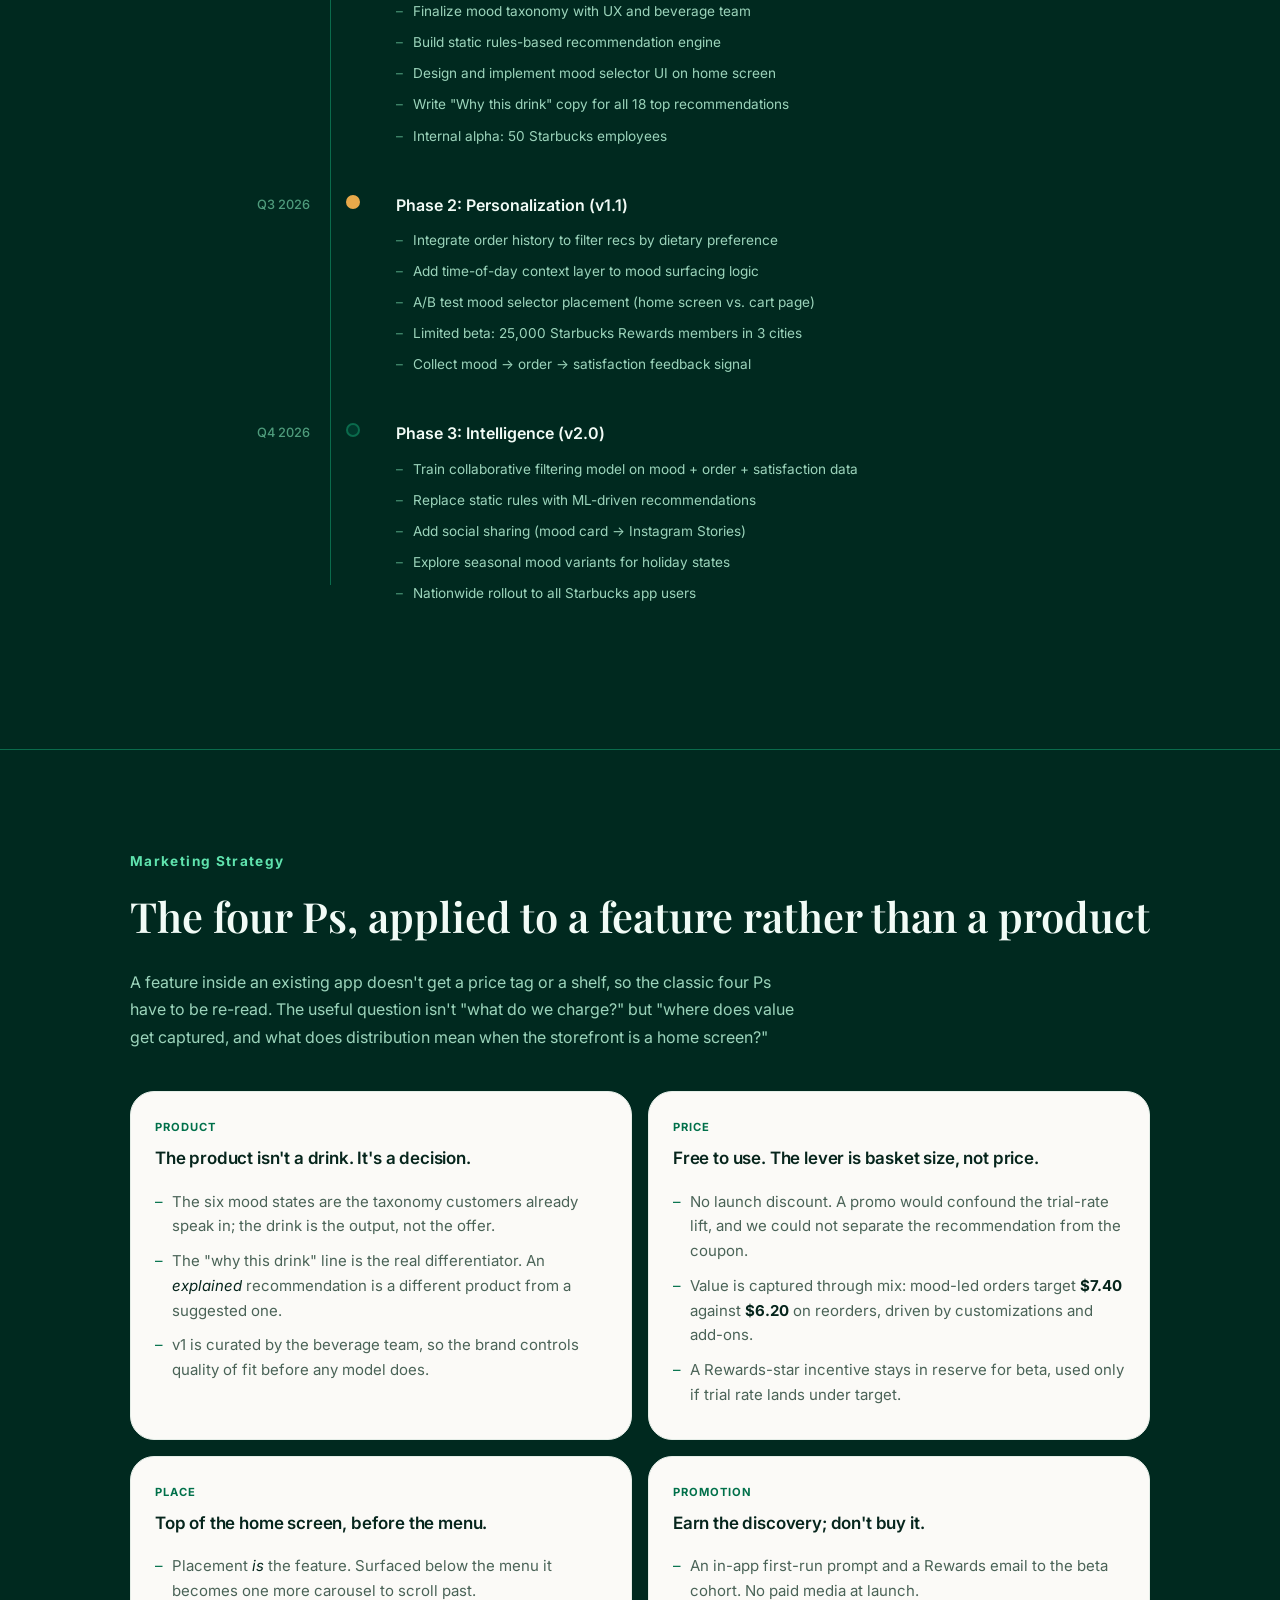
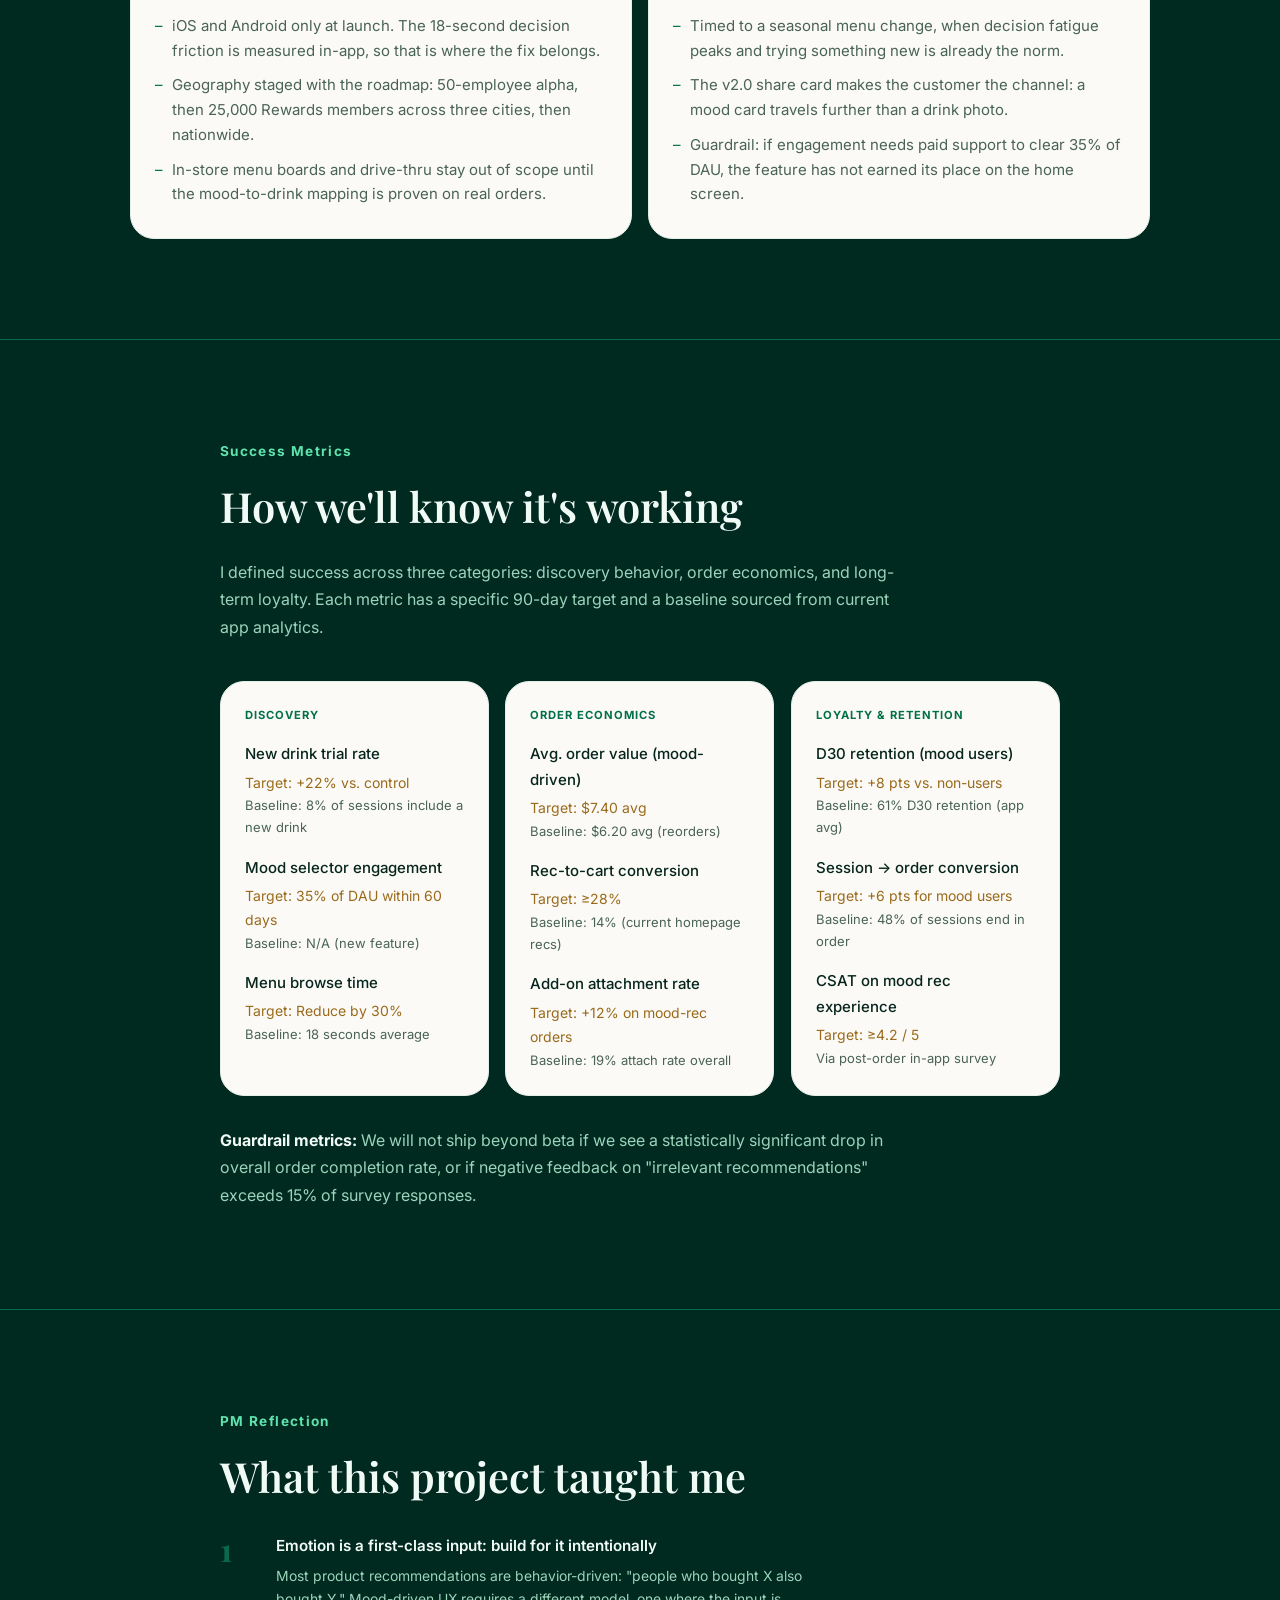
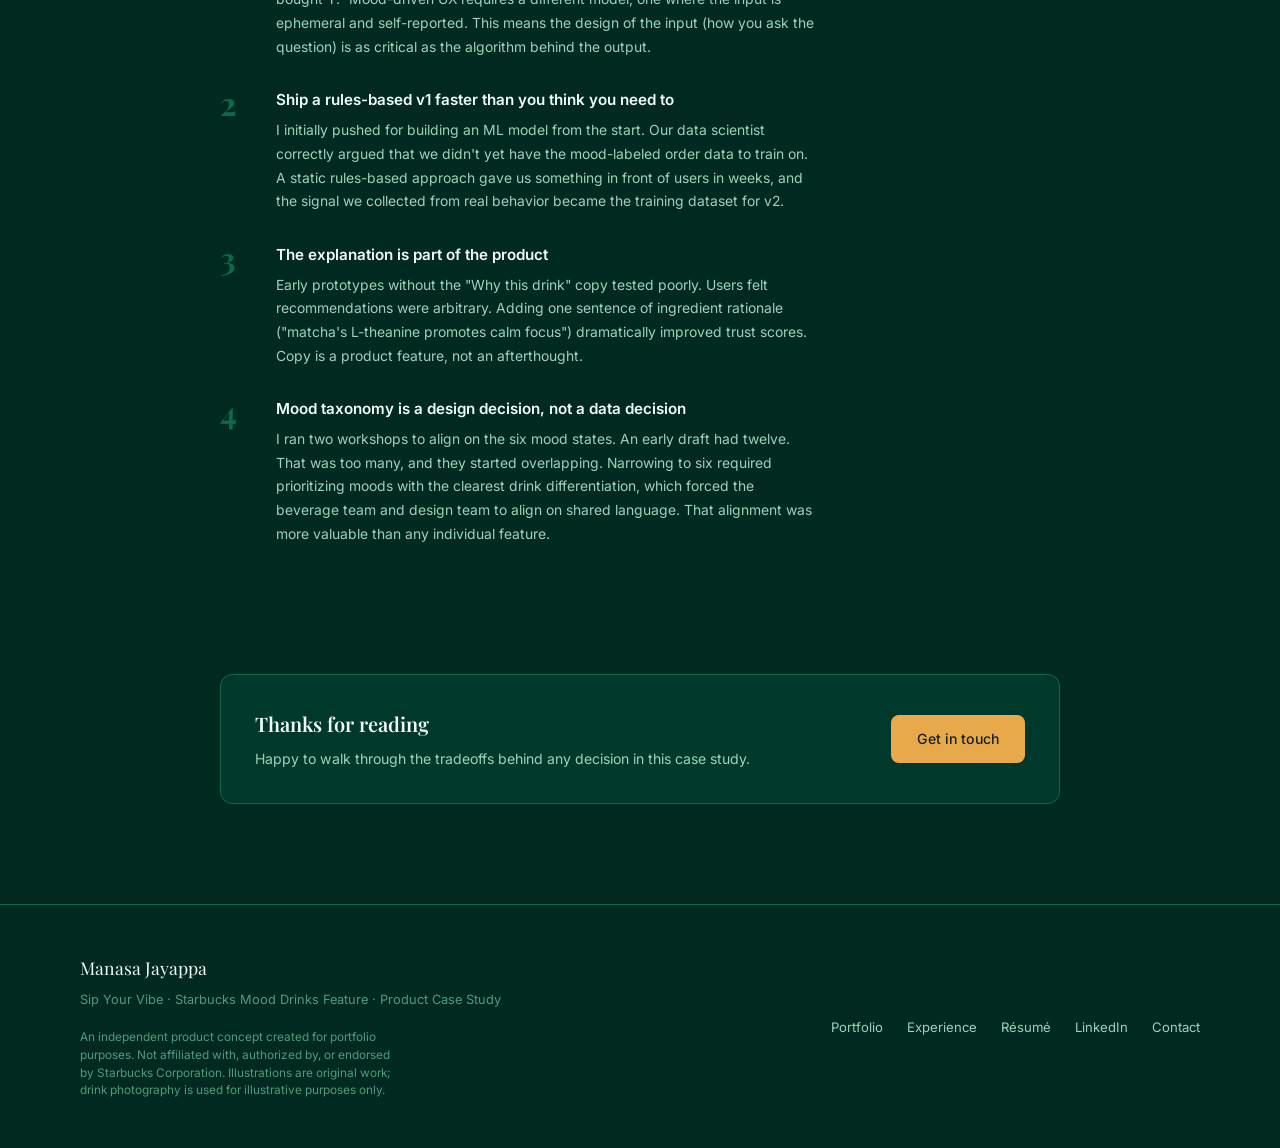
<file: case-studies/starbucks-mood-drinks.html>
<!DOCTYPE html>
<html lang="en">
<head>
<meta charset="UTF-8">
<meta name="viewport" content="width=device-width, initial-scale=1.0">
<title>Sip Your Vibe — Starbucks Mood Drinks · Manasa Jayappa</title>
<meta name="description" content="PM case study by Manasa Jayappa: a mood-driven drink recommendation feature for the Starbucks mobile app — discovery, PRD, roadmap and success metrics.">
<link rel="icon" href="data:image/svg+xml,%3Csvg xmlns='http://www.w3.org/2000/svg' viewBox='0 0 32 32'%3E%3Crect width='32' height='32' rx='7' fill='%230E1A16'/%3E%3Ctext x='16' y='23' font-family='Georgia,serif' font-size='20' font-weight='700' fill='%23E8A94A' text-anchor='middle'%3EM%3C/text%3E%3C/svg%3E">
<link href="https://fonts.googleapis.com/css2?family=Playfair+Display:ital,wght@0,400;0,600;0,700;1,400;1,600&family=Inter:wght@300;400;500;600&display=swap" rel="stylesheet">
<style>
  *, *::before, *::after { box-sizing: border-box; margin: 0; padding: 0; }
  :root {
    /* Starbucks brand green, dark — this page carries the subject's brand */
    --forest:#00291F; --surface:#00382B; --panel:#004734; --border:#0A6B4C;
    --amber:#E8A94A; --amber-soft:#F0C87A; --green-glow:#5FE3AE;
    --text:#F1FBF6; --muted:#9BD4BB; --subtle:#4E9C7C;
  }
  html { scroll-behavior:smooth; }
  body { background:var(--forest); color:var(--text); font-family:'Inter',sans-serif; font-size:16px; line-height:1.7; -webkit-font-smoothing:antialiased; }
  nav { position:fixed; top:0; left:0; right:0; z-index:100; display:flex; align-items:center; justify-content:space-between; padding:18px 48px; background:rgba(14,26,22,.88); backdrop-filter:blur(14px); border-bottom:1px solid var(--border); }
  .nav-name { font-family:'Playfair Display',serif; font-size:1rem; color:var(--amber); }
  .nav-links { display:flex; gap:32px; list-style:none; }
  .nav-links a { text-decoration:none; color:var(--muted); font-size:.85rem; font-weight:500; transition:color .2s; }
  .nav-links a:hover { color:var(--text); }
  .hero { min-height:100vh; display:flex; flex-direction:column; justify-content:flex-end; padding:0 80px 80px; position:relative; overflow:hidden; }
  .hero-bg { position:absolute; inset:0; background:radial-gradient(ellipse 70% 60% at 65% 40%,#00704A 0%,transparent 68%), radial-gradient(ellipse 55% 55% at 18% 72%,#00593B 0%,transparent 62%); }
  .hero-tag { font-size:1.05rem; font-weight:700; letter-spacing:.08em; color:var(--amber); margin-bottom:20px; position:relative; }
  .hero h1 { font-family:'Playfair Display',serif; font-size:clamp(2.8rem,6vw,5.2rem); font-weight:700; line-height:1.08; max-width:780px; position:relative; }
  .hero h1 em { font-style:italic; color:var(--amber); }
  .hero-sub { margin-top:28px; font-size:1.1rem; color:var(--muted); max-width:520px; line-height:1.65; position:relative; }
  .hero-meta { margin-top:52px; display:flex; gap:48px; flex-wrap:wrap; position:relative; }
  .meta-item label { display:block; font-size:.72rem; letter-spacing:.05em; color:var(--subtle); margin-bottom:4px; font-weight:500; }
  .meta-item span { font-size:.92rem; color:var(--muted); }
  .scroll-hint { position:absolute; bottom:32px; right:80px; font-size:.75rem; color:var(--subtle); display:flex; align-items:center; gap:8px; letter-spacing:.04em; }
  .scroll-hint::after { content:''; display:block; width:1px; height:40px; background:linear-gradient(to bottom,var(--subtle),transparent); }
  section { max-width:920px; margin:0 auto; padding:100px 40px; }
  section.wide { max-width:1100px; }
  .section-marker { font-size:.85rem; font-weight:700; letter-spacing:.1em; color:var(--green-glow); margin-bottom:18px; display:flex; align-items:center; gap:10px; }
  h2 { font-family:'Playfair Display',serif; font-size:clamp(1.8rem,3.5vw,2.6rem); font-weight:600; line-height:1.2; margin-bottom:28px; }
  h3 { font-family:'Playfair Display',serif; font-size:1.25rem; font-weight:600; margin-bottom:12px; color:var(--text); }
  p { color:var(--muted); margin-bottom:18px; max-width:68ch; }
  p:last-child { margin-bottom:0; }
  .divider { border:none; border-top:1px solid var(--border); margin:0; }
  .callout { background:var(--panel); border-left:3px solid var(--amber); padding:28px 36px; border-radius:0 8px 8px 0; margin:36px 0; }
  .callout p { font-family:'Playfair Display',serif; font-size:1.15rem; font-style:italic; color:var(--text); margin:0; max-width:none; }
  .insight-grid { display:grid; grid-template-columns:repeat(auto-fit,minmax(180px,1fr)); gap:1px; background:var(--surface); border:1px solid var(--border); border-radius:10px; overflow:hidden; margin-top:40px; }
  .insight-cell { box-shadow:0 0 0 1px var(--border); }
  .insight-cell { background:var(--surface); padding:28px 24px; }
  .insight-stat { font-family:'Playfair Display',serif; font-size:2.4rem; font-weight:700; color:var(--amber); line-height:1; margin-bottom:8px; }
  .insight-cell p { font-size:.88rem; margin:0; max-width:none; }
  .persona-strip { display:flex; gap:20px; margin-top:48px; flex-wrap:wrap; }
  .persona { background:var(--panel); border:1px solid var(--border); border-radius:10px; padding:24px 22px; flex:1; min-width:200px; position:relative; overflow:hidden; }
  .persona::before { content:attr(data-mood); position:absolute; top:-6px; right:12px; font-size:3rem; opacity:.15; }
  .persona-role { font-size:.72rem; font-weight:600; color:var(--green-glow); letter-spacing:.06em; margin-bottom:8px; }
  .persona h3 { font-size:1rem; margin-bottom:6px; }
  .persona p { font-size:.82rem; line-height:1.55; }
  .persona-pain { margin-top:12px; font-size:.78rem; color:var(--amber); font-style:italic; }
  .matrix-wrap { margin-top:48px; background:var(--surface); border:1px solid var(--border); border-radius:12px; overflow:hidden; }
  .matrix-header { padding:24px 28px; border-bottom:1px solid var(--border); display:flex; justify-content:space-between; align-items:center; }
  .matrix-header h3 { font-family:'Inter',sans-serif; font-size:1rem; font-weight:600; margin:0; }
  .matrix-header span { font-size:.8rem; color:var(--muted); }
  .mood-tabs { display:flex; overflow-x:auto; border-bottom:1px solid var(--border); scrollbar-width:none; }
  .mood-tabs::-webkit-scrollbar { display:none; }
  .mood-tab { padding:16px 24px; cursor:pointer; font-size:.88rem; font-weight:500; color:var(--muted); border-bottom:2px solid transparent; white-space:nowrap; transition:all .2s; user-select:none; }
  .mood-tab.active { color:var(--amber); border-bottom-color:var(--amber); }
  .mood-tab:hover:not(.active) { color:var(--text); }
  .mood-panel { display:none; padding:32px 28px; }
  .mood-panel.active { display:grid; grid-template-columns:1fr 1fr; gap:28px; }
  .mood-emoji { font-size:3rem; margin-bottom:16px; }
  .mood-media { margin:-8px 0 14px -10px; }
  .mood-art { height:158px; width:auto; display:block; }
  /* a photo replaces its illustration only once the file actually loads */
  .mood-photo { display:none; width:172px; height:215px; object-fit:cover; border-radius:20px;
    border:1px solid var(--tile-line); background:var(--tile-2); margin-left:10px; }
  .mood-media.has-photo .mood-art { display:none; }
  .mood-media.has-photo .mood-photo { display:block; }
  @media(max-width:768px){ .mood-media { margin-left:-8px; } .mood-art { height:126px; }
    .mood-photo { width:138px; height:172px; margin-left:8px; } }
  .mood-desc { font-size:.92rem; color:var(--muted); margin-bottom:20px; }
  .drink-rec { background:var(--panel); border-radius:8px; padding:20px; border:1px solid var(--border); }
  .drink-name { font-family:'Playfair Display',serif; font-size:1.1rem; font-weight:600; color:var(--text); margin-bottom:6px; }
  .drink-type { font-size:.72rem; color:var(--green-glow); font-weight:500; letter-spacing:.06em; margin-bottom:10px; }
  .drink-why { font-size:.82rem; color:var(--muted); line-height:1.5; }
  .drink-tags { display:flex; flex-wrap:wrap; gap:8px; margin-top:14px; }
  .tag { font-size:.72rem; padding:4px 10px; background:var(--surface); border:1px solid var(--border); border-radius:20px; color:var(--muted); }
  .drink-list { display:flex; flex-direction:column; gap:12px; }
  .alt-label { font-size:.88rem; color:var(--muted); font-weight:500; margin-bottom:14px; }
  .drink-alt { display:flex; align-items:center; gap:14px; padding:12px 16px; background:var(--panel); border-radius:8px; border:1px solid var(--border); }
  .drink-alt-icon { font-size:1.5rem; }
  .drink-alt-name { font-size:.88rem; font-weight:500; color:var(--text); }
  .drink-alt-sub { font-size:.75rem; color:var(--muted); }
  .spec-table { width:100%; border-collapse:collapse; margin-top:32px; font-size:.88rem; }
  .spec-table thead th { text-align:left; padding:12px 16px; background:var(--panel); color:var(--muted); font-weight:500; font-size:.78rem; letter-spacing:.04em; border-bottom:1px solid var(--border); }
  .spec-table tbody td { padding:14px 16px; border-bottom:1px solid var(--border); vertical-align:top; color:var(--muted); }
  .spec-table tbody tr:last-child td { border-bottom:none; }
  .spec-table tbody tr:nth-child(even) td { background:rgba(22,38,32,.4); }
  .badge { display:inline-block; font-size:.7rem; font-weight:600; padding:3px 8px; border-radius:4px; letter-spacing:.04em; }
  .badge-p1 { background:rgba(232,169,74,.15); color:var(--amber); }
  .badge-p2 { background:rgba(61,201,140,.12); color:var(--green-glow); }
  .badge-p3 { background:rgba(123,175,149,.1); color:var(--muted); }
  .roadmap { margin-top:48px; position:relative; }
  .roadmap-track { position:absolute; left:110px; top:24px; bottom:24px; width:1px; background:var(--border); }
  .roadmap-phase { display:flex; gap:36px; margin-bottom:40px; align-items:flex-start; }
  .phase-label { min-width:90px; text-align:right; font-size:.8rem; font-weight:500; color:var(--subtle); padding-top:2px; flex-shrink:0; }
  .phase-dot { width:14px; height:14px; border-radius:50%; background:var(--surface); border:2px solid var(--border); flex-shrink:0; margin-top:3px; position:relative; z-index:1; }
  .roadmap-phase.done .phase-dot { background:var(--green-glow); border-color:var(--green-glow); }
  .roadmap-phase.active .phase-dot { background:var(--amber); border-color:var(--amber); }
  .phase-title { font-size:1rem; font-weight:600; color:var(--text); margin-bottom:6px; }
  .phase-items { list-style:none; }
  .phase-items li { font-size:.85rem; color:var(--muted); padding:4px 0; display:flex; align-items:baseline; gap:10px; }
  .phase-items li::before { content:'–'; color:var(--subtle); flex-shrink:0; }
  .metrics-grid { display:grid; grid-template-columns:repeat(auto-fit,minmax(200px,1fr)); gap:20px; margin-top:40px; }
  .metric-card { background:var(--panel); border:1px solid var(--border); border-radius:10px; padding:24px 20px; }
  .metric-category { font-size:.7rem; font-weight:600; letter-spacing:.08em; color:var(--subtle); margin-bottom:14px; }
  .metric-item { margin-bottom:14px; }
  .metric-item:last-child { margin-bottom:0; }
  .metric-name { font-size:.82rem; color:var(--text); font-weight:500; margin-bottom:3px; }
  .metric-target { font-size:.78rem; color:var(--amber); }
  .metric-baseline { font-size:.72rem; color:var(--muted); }
  .learning-list { margin-top:32px; }
  .learning-item { display:flex; gap:20px; margin-bottom:28px; align-items:flex-start; }
  .learning-num { font-family:'Playfair Display',serif; font-size:2rem; font-weight:700; color:var(--border); line-height:1; flex-shrink:0; width:36px; }
  .learning-text h3 { font-family:'Inter',sans-serif; font-size:.95rem; font-weight:600; margin-bottom:6px; color:var(--text); }
  .learning-text p { font-size:.87rem; margin:0; max-width:60ch; }
  footer { border-top:1px solid var(--border); padding:48px 80px; display:flex; justify-content:space-between; align-items:center; flex-wrap:wrap; gap:20px; }
  .footer-name { font-family:'Playfair Display',serif; font-size:1.1rem; color:var(--text); }
  .footer-links { display:flex; gap:24px; flex-wrap:wrap; }
  .footer-links a { font-size:.82rem; color:var(--muted); text-decoration:none; transition:color .2s; }
  .footer-links a:hover { color:var(--amber); }
  .hero-content { opacity:0; transform:translateY(20px); }
  .hero-content.revealed { opacity:1; transform:none; transition:opacity .8s ease,transform .8s ease; }
  @media(max-width:768px) {
    nav { padding:16px 24px; } .nav-links { display:none; }
    .hero { padding:0 24px 64px; min-height:90vh; }
    section { padding:72px 24px; }
    .mood-panel.active { grid-template-columns:1fr; }
    /* stretch, not flex-start: shrink-to-fit children were sizing to their
       content and spilling past the footer padding on narrow screens */
    footer { padding:40px 24px; flex-direction:column; align-items:stretch; }
    footer > * { max-width:100%; }
    .scroll-hint { display:none; } .roadmap-track { display:none; }
    .phase-label { text-align:left; }
  }
  .nav-name { text-decoration:none; display:flex; align-items:baseline; gap:8px; }
  .nav-name-sub { font-family:'Inter',sans-serif; font-size:.78rem; color:var(--muted); }
  .nav-back { color:var(--amber) !important; }
  .nav-back-mobile { display:none; font-size:.82rem; color:var(--amber); text-decoration:none; }
  .cs-next { max-width:920px; margin:0 auto; padding:0 40px 100px; }
  .cs-next-card { display:flex; justify-content:space-between; align-items:center; gap:24px; flex-wrap:wrap;
    background:var(--surface); border:1px solid var(--border); border-radius:12px; padding:32px 34px; }
  .cs-next-card h3 { margin-bottom:6px; }
  .cs-next-card p { font-size:.88rem; margin:0; }
  .cs-btn { display:inline-block; text-decoration:none; font-size:.88rem; font-weight:500; padding:12px 26px;
    border-radius:8px; background:var(--amber); color:#12211B; transition:background .2s; white-space:nowrap; }
  .cs-btn:hover { background:var(--amber-soft); }
  @media(max-width:768px) {
    .nav-back-mobile { display:block; }
    .cs-next { padding:0 24px 72px; }
    .cs-next-card { padding:26px 22px; }
  }
  .nav-links a.current { color:var(--amber) !important; position:relative; }
  .nav-links a.current::after { content:''; position:absolute; left:0; right:0; bottom:-22px; height:2px; background:var(--amber); }
  .nav-cta { border:1px solid var(--border); border-radius:6px; padding:7px 16px; color:var(--amber) !important; transition:all .2s; }
  .nav-cta:hover { background:var(--panel); border-color:var(--amber); }
  .cs-jump { border-bottom:1px solid var(--border); background:var(--surface); }
  .cs-jump-inner { max-width:920px; margin:0 auto; padding:16px 40px; display:flex; gap:26px; align-items:center; flex-wrap:wrap; }
  .cs-jump-label { font-size:.7rem; letter-spacing:.1em; text-transform:uppercase; color:var(--subtle); font-weight:600; }
  .cs-jump a { font-size:.85rem; color:var(--muted); text-decoration:none; transition:color .2s; }
  .cs-jump a:hover { color:var(--amber); }
  @media(max-width:768px) {
    .nav-links a.current::after { display:none; }
    .cs-jump-inner { padding:14px 22px; gap:16px; }
    .mood-tabs { -webkit-overflow-scrolling:touch; }
  }
  .table-scroll { overflow-x:auto; -webkit-overflow-scrolling:touch; margin-top:32px; }
  .table-scroll .spec-table { margin-top:0; min-width:520px; }
  /* full-bleed band: override the generic `section` max-width/padding on this page */
  section.cs-summary { max-width:none; margin:0; padding:0; border-bottom:1px solid var(--border);
    background:linear-gradient(180deg,var(--surface) 0%,var(--forest) 100%); }
  .cs-summary-inner { max-width:1100px; margin:0 auto; padding:80px 40px; }
  .cs-summary h2 { margin-bottom:20px; }
  .cs-summary-lede { font-size:1.05rem; color:var(--muted); max-width:74ch; margin-bottom:0; }
  .cs-summary-lede strong { color:var(--text); }
  .cs-summary-lede em { color:var(--amber); font-style:italic; }
  .cs-summary-grid { display:grid; grid-template-columns:repeat(auto-fit,minmax(230px,1fr)); gap:20px; margin-top:40px; }
  .cs-sum-cell { background:var(--panel); border:1px solid var(--border); border-radius:10px; padding:22px 20px; }
  .cs-sum-label { font-size:.7rem; font-weight:700; letter-spacing:.09em; text-transform:uppercase; color:var(--green-glow); margin-bottom:10px; }
  .cs-sum-cell p { font-size:.86rem; line-height:1.6; margin:0; max-width:none; }
  .cs-summary-meta { display:grid; grid-template-columns:repeat(auto-fit,minmax(210px,1fr)); gap:18px 32px; margin-top:36px; padding-top:28px; border-top:1px solid var(--border); }
  .cs-sum-fact { font-size:.86rem; color:var(--text); }
  .cs-sum-fact span { display:block; font-size:.68rem; letter-spacing:.09em; text-transform:uppercase; color:var(--subtle); font-weight:600; margin-bottom:5px; }
  @media(max-width:768px) { .cs-summary-inner { padding:56px 24px; } }
  section[id], .cs-summary[id] { scroll-margin-top:88px; }
/* =========================================================
   TILE TREATMENT — Griting-style cards
   Geometry: 24px radius, 1px hairline, 24px padding, 16px gap
   ========================================================= */
  :root { --tile:#FBFAF7; --tile-2:#F3F1EB; --tile-line:#E4EDE7; --ink:#06251C;
          --ink-soft:#4A6357; --ink-faint:#7C8F85; --sb:#00704A; --amber-ink:#9A6A1B; }

  /* ---- 1. At a glance ---- */
  .cs-summary-grid { gap:16px; grid-template-columns:repeat(auto-fit,minmax(215px,1fr)); }
  .cs-sum-cell { border-radius:24px; padding:24px; }
  .cs-sum-label { font-size:.7rem; letter-spacing:.09em; margin-bottom:12px; }
  .cs-sum-cell p { font-size:.9375rem; line-height:1.75; }

  /* ---- 2. Stat tiles — separate cards, not one gridded slab ---- */
  .insight-grid { display:grid; grid-template-columns:repeat(auto-fit,minmax(178px,1fr));
    gap:16px; background:none; border:none; border-radius:0; overflow:visible; margin-top:40px; }
  .insight-cell { border-radius:24px; padding:24px; box-shadow:none; }
  .insight-stat { font-family:'Inter',sans-serif; font-size:2.25rem; font-weight:500;
    letter-spacing:-.02em; line-height:1.1; margin-bottom:12px; }
  .insight-cell p { font-size:.9375rem; line-height:1.7; }

  /* ---- 3. Personas ---- */
  .persona-strip { gap:16px; margin-top:40px; }
  .persona { border-radius:24px; padding:24px; min-width:230px; }
  .persona::before { top:14px; right:18px; font-size:1.75rem; opacity:.5; }
  .persona-role { font-size:.7rem; letter-spacing:.09em; text-transform:uppercase; margin-bottom:12px; }
  .persona h3 { font-family:'Inter',sans-serif; font-size:1.375rem; font-weight:500;
    letter-spacing:-.015em; line-height:1.2; margin-bottom:10px; }
  .persona p { font-size:.9375rem; line-height:1.7; }
  .persona-pain { margin-top:14px; font-size:.875rem; line-height:1.6; }

  /* ---- 4. Feature demo ---- */
  .matrix-wrap { border-radius:28px; margin-top:40px; }
  .matrix-header { padding:26px 28px; }
  .matrix-header h3 { font-size:1.375rem; font-weight:500; letter-spacing:-.015em; }
  .mood-tab { padding:15px 22px; }
  .drink-rec { border-radius:20px; padding:22px; }
  .drink-name { font-family:'Inter',sans-serif; font-size:1.125rem; font-weight:500; letter-spacing:-.01em; }
  .drink-why { font-size:.9375rem; line-height:1.7; }
  .drink-alt { border-radius:16px; padding:14px 16px; }
  .tag { border-radius:999px; padding:5px 12px; }

  /* ---- 5. Metrics ---- */
  .metrics-grid { gap:16px; grid-template-columns:repeat(auto-fit,minmax(230px,1fr)); }
  .metric-card { border-radius:24px; padding:24px; }
  .metric-category { font-size:.7rem; letter-spacing:.09em; text-transform:uppercase; margin-bottom:16px; }
  .metric-item { margin-bottom:16px; }
  .metric-name { font-size:.9375rem; margin-bottom:4px; }
  .metric-target { font-size:.875rem; }
  .metric-baseline { font-size:.8125rem; }

  /* ---- Cream surfaces ---- */
  .cs-sum-cell, .insight-cell, .persona, .metric-card, .matrix-wrap {
    background:var(--tile); border:1px solid var(--tile-line); }
  .cs-sum-label, .persona-role, .metric-category { color:var(--sb); font-weight:700; }
  .cs-sum-cell p, .insight-cell p, .persona p, .metric-baseline { color:var(--ink-soft); }
  .insight-stat { color:var(--sb); }
  .persona h3, .metric-name { color:var(--ink); }
  .persona-pain, .metric-target { color:var(--amber-ink); }

  .matrix-header { border-bottom:1px solid var(--tile-line); }
  .matrix-header h3 { color:var(--ink); }
  .matrix-header span { color:var(--ink-faint); }
  .mood-tabs { border-bottom:1px solid var(--tile-line); }
  .mood-tab { color:var(--ink-soft); }
  .mood-tab.active { color:var(--sb); border-bottom-color:var(--sb); }
  .mood-tab:hover:not(.active) { color:var(--ink); }
  .mood-desc { color:var(--ink-soft); }
  .mood-panel h3 { color:var(--ink) !important; }
  .drink-rec { background:var(--tile-2); border:1px solid var(--tile-line); }
  .drink-type { color:var(--sb); }
  .drink-name { color:var(--ink); }
  .drink-why { color:var(--ink-soft); }
  .tag { background:#FFFFFF; border:1px solid var(--tile-line); color:var(--ink-soft); }
  .drink-alt { background:var(--tile-2); border:1px solid var(--tile-line); }
  .drink-alt-name { color:var(--ink); }
  .drink-alt-sub { color:var(--ink-faint); }
  .alt-label, .mood-panel p[style] { color:var(--ink-soft) !important; }

  /* ---- Hover ---- */
  .cs-sum-cell, .insight-cell, .persona, .metric-card {
    transition: transform .26s cubic-bezier(.22,.61,.36,1),
                box-shadow .26s cubic-bezier(.22,.61,.36,1),
                border-color .26s ease, background-color .26s ease;
    will-change: transform;
  }
  .cs-sum-cell:hover, .insight-cell:hover, .persona:hover, .metric-card:hover {
    transform: translateY(-6px);
    background:#FFFFFF;
    border-color:rgba(0,112,74,.38);
    box-shadow: 0 18px 38px rgba(0,20,14,.32), 0 2px 6px rgba(0,20,14,.18);
  }
  .persona::before { transition: transform .26s cubic-bezier(.22,.61,.36,1), opacity .26s ease; }
  .persona:hover::before { transform: scale(1.18) rotate(-6deg); opacity:.85; }
  .insight-stat { transition: color .26s ease; }
  .insight-cell:hover .insight-stat { color:#005538; }

  /* the demo tile holds controls — lift it and the tabs jitter under the cursor */
  .matrix-wrap { transition: box-shadow .3s ease, border-color .3s ease; }
  .matrix-wrap:hover { border-color:rgba(0,112,74,.30);
    box-shadow: 0 20px 44px rgba(0,20,14,.28); }

  @media (hover: none) {
    .cs-sum-cell:hover, .insight-cell:hover, .persona:hover, .metric-card:hover {
      transform:none; box-shadow:none; background:var(--tile); border-color:var(--tile-line); }
    .matrix-wrap:hover { box-shadow:none; border-color:var(--tile-line); }
  }
  @media (prefers-reduced-motion: reduce) {
    .cs-sum-cell, .insight-cell, .persona, .metric-card, .matrix-wrap, .persona::before { transition:none; }
    .cs-sum-cell:hover, .insight-cell:hover, .persona:hover, .metric-card:hover { transform:none; }
  }
  /* ---- Marketing strategy: the four Ps ---- */
  .fourp-grid { display:grid; grid-template-columns:repeat(2,1fr); gap:16px; margin-top:40px; }
  .fourp-card { background:var(--tile); border:1px solid var(--tile-line); border-radius:24px; padding:26px 24px;
    transition: transform .26s cubic-bezier(.22,.61,.36,1), box-shadow .26s cubic-bezier(.22,.61,.36,1),
                border-color .26s ease, background-color .26s ease; }
  .fourp-card:hover { transform:translateY(-6px); background:#FFFFFF; border-color:rgba(0,112,74,.38);
    box-shadow:0 18px 38px rgba(0,20,14,.32), 0 2px 6px rgba(0,20,14,.18); }
  .fourp-label { font-size:.7rem; font-weight:700; letter-spacing:.09em; text-transform:uppercase;
    color:var(--sb); margin-bottom:10px; }
  .fourp-play { font-family:'Inter',sans-serif; font-size:1.0625rem; font-weight:600; color:var(--ink);
    line-height:1.4; letter-spacing:-.01em; margin-bottom:14px; }
  .fourp-card ul { list-style:none; margin:0; padding:0; }
  .fourp-card li { font-size:.9375rem; line-height:1.65; color:var(--ink-soft);
    padding:5px 0 5px 17px; position:relative; max-width:none; }
  .fourp-card li::before { content:'\2013'; position:absolute; left:0; color:var(--sb); }
  .fourp-card li strong, .fourp-card li em { color:var(--ink); }
  @media(max-width:760px){ .fourp-grid { grid-template-columns:1fr; } }
  @media (hover: none) { .fourp-card:hover { transform:none; box-shadow:none;
    background:var(--tile); border-color:var(--tile-line); } }
  @media (prefers-reduced-motion: reduce) { .fourp-card { transition:none; }
    .fourp-card:hover { transform:none; } }

  /* ---- Situation analysis: the five Cs ---- */
  .fivec-list { display:flex; flex-direction:column; gap:14px; margin-top:40px; }
  .fivec-row { display:grid; grid-template-columns:210px 1fr; gap:26px;
    background:var(--tile); border:1px solid var(--tile-line); border-radius:24px; padding:24px 26px;
    transition: transform .26s cubic-bezier(.22,.61,.36,1), box-shadow .26s cubic-bezier(.22,.61,.36,1),
                border-color .26s ease, background-color .26s ease; }
  .fivec-row:hover { transform:translateY(-4px); background:#FFFFFF; border-color:rgba(0,112,74,.38);
    box-shadow:0 16px 34px rgba(0,20,14,.30), 0 2px 6px rgba(0,20,14,.16); }
  .fivec-name { font-family:'Inter',sans-serif; font-size:1.125rem; font-weight:600; color:var(--ink);
    letter-spacing:-.01em; }
  .fivec-tag { font-size:.8125rem; font-weight:600; color:var(--sb); margin-top:5px; line-height:1.45; }
  .fivec-row ul { list-style:none; margin:0; padding:0; }
  .fivec-row li { font-size:.9375rem; line-height:1.65; color:var(--ink-soft);
    padding:4px 0 4px 17px; position:relative; max-width:none; }
  .fivec-row li::before { content:'\2013'; position:absolute; left:0; color:var(--sb); }
  .fivec-row li strong, .fivec-row li em { color:var(--ink); }
  @media(max-width:760px){ .fivec-row { grid-template-columns:1fr; gap:12px; padding:22px; } }
  @media (hover: none) { .fivec-row:hover { transform:none; box-shadow:none;
    background:var(--tile); border-color:var(--tile-line); } }
  @media (prefers-reduced-motion: reduce) { .fivec-row { transition:none; }
    .fivec-row:hover { transform:none; } }
</style>
</head>
<body>

<nav>
  <a class="nav-name" href="../index.html">Manasa Jayappa<span class="nav-name-sub">Product Manager</span></a>
  <ul class="nav-links">
    <li><a href="../index.html">Home</a></li>
    <li><a href="../experience.html">Experience</a></li>
    <li><a href="#top" class="current">Starbucks Case Study</a></li>
    <li><a href="../index.html#contact" class="nav-cta">Contact</a></li>
  </ul>
  <a href="../index.html" class="nav-back-mobile">&larr; Portfolio</a>
</nav>

<div class="hero" id="top">
  <div class="hero-bg"></div>
  <div class="hero-content" id="heroContent">
    <p class="hero-tag">Product Case Study &nbsp;·&nbsp; Starbucks Mobile App</p>
    <h1>Sip Your <em>Vibe</em></h1>
    <p class="hero-sub">A mood-driven drink recommendation feature that turns how you feel into your next perfect Starbucks order, before you even open the menu.</p>
    <div class="hero-meta">
      <div class="meta-item"><label>Role</label><span>Product Manager</span></div>
      <div class="meta-item"><label>Timeline</label><span>Q2 – Q4 2026</span></div>
      <div class="meta-item"><label>Platform</label><span>Starbucks iOS &amp; Android</span></div>
      <div class="meta-item"><label>Stage</label><span>Discovery → Beta</span></div>
    </div>
  </div>
  <div class="scroll-hint">scroll</div>
</div>

<section class="cs-summary" id="summary">
  <div class="cs-summary-inner">
    <div class="section-marker">At a Glance</div>
    <h2>The one-minute version</h2>
    <p class="cs-summary-lede">
      Starbucks' app is built for speed of re-order, not for discovery. With 170,000+ possible drink
      combinations, customers who don't already know what they want are left scrolling a static menu.
      <strong>Sip Your Vibe</strong> adds a single question to the home screen, <em>&ldquo;How are you
      feeling today?&rdquo;</em>, and turns the answer into three explained drink recommendations.
    </p>

    <div class="cs-summary-grid">
      <div class="cs-sum-cell">
        <div class="cs-sum-label">The problem</div>
        <p>63% of app users are unsure what to order at least once a week, and spend an average of 18 seconds
        scrolling before choosing. Existing personalization is habit-driven, but mood is transient.</p>
      </div>
      <div class="cs-sum-cell">
        <div class="cs-sum-label">What I did</div>
        <p>Ran a five-week discovery sprint (24 interviews, 400 survey responses), defined a six-state mood
        taxonomy with the beverage and design teams, and scoped a RICE-prioritized PRD across three releases.</p>
      </div>
      <div class="cs-sum-cell">
        <div class="cs-sum-label">The solution</div>
        <p>A mood selector on the home screen backed by a rules-based recommendation engine, each pick carrying
        one line of ingredient rationale, and a one-tap path from recommendation to cart.</p>
      </div>
      <div class="cs-sum-cell">
        <div class="cs-sum-label">How we'd measure it</div>
        <p>+22% new-drink trial rate, rec-to-cart conversion of 28% or better, and a 30% cut in menu browse
        time, with guardrails on overall order completion and recommendation relevance.</p>
      </div>
    </div>

    <div class="cs-summary-meta">
      <div class="cs-sum-fact"><span>Role</span>Product Manager, discovery through beta</div>
      <div class="cs-sum-fact"><span>Team</span>UX researcher, data analyst, design, beverage, engineering</div>
      <div class="cs-sum-fact"><span>Scope</span>0&rarr;1 feature on Starbucks iOS &amp; Android</div>
      <div class="cs-sum-fact"><span>Read below</span>The full case study, section by section</div>
    </div>
  </div>
</section>

<div class="cs-jump">
  <div class="cs-jump-inner">
    <span class="cs-jump-label">Jump to</span>
    <a href="#summary">Summary</a>
    <a href="#problem">Problem</a>
    <a href="#situation">Situation</a>
    <a href="#research">Research</a>
    <a href="#feature">Feature</a>
    <a href="#roadmap">Roadmap</a>
    <a href="#gtm">Marketing</a>
    <a href="#metrics">Metrics</a>
  </div>
</div>

<section id="problem">
  <div class="section-marker">The Problem</div>
  <h2>Most customers feel decision fatigue before they even order</h2>
  <div class="callout">
    <p>"There are 170,000+ possible drink combinations at Starbucks. For many customers, that's not freedom. It's paralysis."</p>
  </div>
  <p>The Starbucks app is optimized for speed of re-order, but it doesn't help customers discover what they actually want on a given day. A customer who's exhausted at 2 PM has completely different needs than the same customer starting a creative work session at 9 AM, yet the app presents them with the same static menu both times.</p>
  <p>Personalization today is habit-driven: the app learns your order history and surfaces your frequent picks. But mood is transient. A great recommendation requires knowing how you feel <em>right now</em>, not just what you ordered last Tuesday.</p>
  <div class="insight-grid">
    <div class="insight-cell">
      <div class="insight-stat">63%</div>
      <p>of Starbucks app users report feeling unsure what to order at least once a week (survey of 400 active users)</p>
    </div>
    <div class="insight-cell">
      <div class="insight-stat">2.3×</div>
      <p>higher average order value when customers tried a new drink vs. re-ordering a usual, driven by add-ons and customizations</p>
    </div>
    <div class="insight-cell">
      <div class="insight-stat">41%</div>
      <p>of Gen Z customers say they choose cafes partly for the "vibe" or atmosphere. Mood is already a purchase driver</p>
    </div>
    <div class="insight-cell">
      <div class="insight-stat">18s</div>
      <p>average time users spend scrolling the menu before making a selection, a clear signal of friction and indecision</p>
    </div>
  </div>
</section>

<hr class="divider">

<section id="situation" class="wide">
  <div class="section-marker">Situation Analysis</div>
  <h2>The five Cs: the landscape this feature ships into</h2>
  <p>Before scoping anything, I mapped the situation. The five Cs are what make the case that this is a
  gap worth closing rather than a feature worth building because it sounds good.</p>

  <div class="fivec-list">
    <div class="fivec-row">
      <div>
        <div class="fivec-name">Company</div>
        <div class="fivec-tag">Rides existing rails</div>
      </div>
      <ul>
        <li>Starbucks' customization depth is a supply-side strength that became a demand-side problem: the same breadth that enables 170,000+ combinations is what makes choosing hard.</li>
        <li>The app already has order history, loyalty identity and a home screen with real traffic. This feature needs no new infrastructure, only a new surface on top of it.</li>
        <li>Constraint worth naming: the beverage team owns drink quality. Any recommendation layer has to defer to their curation, not route around it.</li>
      </ul>
    </div>

    <div class="fivec-row">
      <div>
        <div class="fivec-name">Customers</div>
        <div class="fivec-tag">Already think in moods</div>
      </div>
      <ul>
        <li>Three behavioral segments surfaced in discovery: energy seekers, mindful sippers and occasion drinkers.</li>
        <li>Frequent users (3+ visits a week) feel the problem hardest, because they hit menu repetition most often.</li>
        <li>Gen Z over-indexes on choosing cafes for atmosphere, so mood is already the language they shop in. The app simply has nowhere to receive it.</li>
      </ul>
    </div>

    <div class="fivec-row">
      <div>
        <div class="fivec-name">Competitors</div>
        <div class="fivec-tag">Nobody owns "help me decide"</div>
      </div>
      <ul>
        <li>Direct rivals compete on speed and habit. None of them compete on discovery.</li>
        <li>Delivery marketplaces run recommendation engines already, but they are behavioral, trained on what you reordered, not on how you feel today.</li>
        <li>The real competitor is the customer's own default order. The habit loop, not another brand, is what a mood recommendation has to beat.</li>
      </ul>
    </div>

    <div class="fivec-row">
      <div>
        <div class="fivec-name">Collaborators</div>
        <div class="fivec-tag">Four teams, one dependency chain</div>
      </div>
      <ul>
        <li>Beverage curates the mood-to-drink mapping and signs off on fit.</li>
        <li>Data science owns the v2 model, and the mood-labeled dataset it needs does not exist until v1 ships.</li>
        <li>Store operations is the constraint most easily missed: a recommendation that drives orders baristas cannot make quickly damages the very experience it is trying to improve.</li>
        <li>CRM and marketing own the Rewards email and the in-app placement that carry launch.</li>
      </ul>
    </div>

    <div class="fivec-row">
      <div>
        <div class="fivec-name">Context</div>
        <div class="fivec-tag">Climate is favourable, privacy is the watch item</div>
      </div>
      <ul>
        <li>Streaming services have trained customers to expect an app to know what they want. Retail apps are now judged against that bar.</li>
        <li>The wellness and functional-beverage trend makes "calm" and "focus" legible as drink attributes rather than marketing language.</li>
        <li>Scrutiny of emotional data is rising, which is an argument <em>for</em> this design: a self-reported mood tap is far more defensible than inferring feeling from biometrics or behaviour.</li>
        <li>The seasonal menu cadence creates a natural launch window, when trying something new is already expected.</li>
      </ul>
    </div>
  </div>
</section>

<hr class="divider">

<section id="research">
  <div class="section-marker">Discovery</div>
  <h2>What we learned from 24 interviews and 400 survey responses</h2>
  <p>I ran a five-week discovery sprint with a UX researcher and a data analyst. We conducted in-depth interviews with frequent app users (3+ visits/week) and ran a targeted survey across loyalty tier segments. Three clear user types emerged around mood-ordering behavior.</p>
  <div class="persona-strip">
    <div class="persona" data-mood="⚡">
      <div class="persona-role">The Energy Seeker</div>
      <h3>Maya, 28</h3>
      <p>Marketing coordinator who visits before work and at the 2 PM slump. Needs reliable caffeine but craves variety to avoid "coffee boredom."</p>
      <p class="persona-pain">"I know I want something that'll wake me up but I keep ordering the same thing because I don't know what else to try."</p>
    </div>
    <div class="persona" data-mood="🌿">
      <div class="persona-role">The Mindful Sipper</div>
      <h3>Alex, 34</h3>
      <p>Remote UX designer who visits midday. Prioritizes wellness and avoids excess caffeine. Feels the menu isn't curated for their needs.</p>
      <p class="persona-pain">"I want something calming but the app just pushes espresso drinks at me."</p>
    </div>
    <div class="persona" data-mood="🎨">
      <div class="persona-role">The Occasion Drinker</div>
      <h3>Jordan, 22</h3>
      <p>College student who treats Starbucks as a social ritual and mood signal. Posts drinks on social media. Wants new, shareable combinations.</p>
      <p class="persona-pain">"I want something that feels like it matches my energy today, not just whatever is on the seasonal menu."</p>
    </div>
  </div>
  <p style="margin-top:36px;"><strong style="color:var(--text);">Key insight:</strong> Across all three personas, mood is an active input in the drink decision. Users have intuitive language for how they feel ("drained," "antsy," "cozy") but the app gives them no surface to translate that language into a recommendation.</p>
</section>

<hr class="divider">

<section id="feature" class="wide">
  <div class="section-marker">The Feature</div>
  <h2>Mood-matched drink recommendations, surfaced at the right moment</h2>
  <p>At the top of the app's home screen, a soft prompt: <em>"How are you feeling today?"</em> The user selects a mood from six curated states. The feature surfaces three drink recommendations tailored to that mood and their order history, with a clear explanation of why each drink fits.</p>

  <div class="matrix-wrap">
    <div class="matrix-header">
      <h3>Feature Demo: Mood × Drink Pairing</h3>
      <span>Select a mood to explore recommendations</span>
    </div>
    <div class="mood-tabs">
      <div class="mood-tab active" data-target="mood-energize">⚡ Energize</div>
      <div class="mood-tab" data-target="mood-calm">🌿 Calm Down</div>
      <div class="mood-tab" data-target="mood-focus">🧠 Deep Focus</div>
      <div class="mood-tab" data-target="mood-cozy">☕ Get Cozy</div>
      <div class="mood-tab" data-target="mood-social">✨ Be Social</div>
      <div class="mood-tab" data-target="mood-refresh">🌊 Refresh</div>
    </div>

    <div class="mood-panel active" id="mood-energize">
      <div>
        <div class="mood-media"><img class="mood-photo" src="../assets/img/drinks/energize.jpg" alt="A cup of hot black coffee on a white saucer" decoding="async"><svg class="mood-art" viewBox="0 0 120 172" role="img" aria-label="Iced shaken espresso with oat milk"><defs><linearGradient id="lqe" x1="0" y1="0" x2="0" y2="1"><stop offset="0" stop-color="#4A2C16"/><stop offset=".42" stop-color="#6E4526"/><stop offset=".52" stop-color="#A9764A"/><stop offset=".62" stop-color="#DCC3A0"/><stop offset="1" stop-color="#EBD9BE"/></linearGradient>
<linearGradient id="cyle" x1="0" y1="0" x2="1" y2="0">
<stop offset="0" stop-color="#000" stop-opacity=".30"/><stop offset=".16" stop-color="#000" stop-opacity=".06"/>
<stop offset=".34" stop-color="#fff" stop-opacity=".34"/><stop offset=".52" stop-color="#fff" stop-opacity=".05"/>
<stop offset=".78" stop-color="#000" stop-opacity=".10"/><stop offset="1" stop-color="#000" stop-opacity=".26"/></linearGradient>
<linearGradient id="lide" x1="0" y1="0" x2="1" y2="0">
<stop offset="0" stop-color="#B9B2A4"/><stop offset=".3" stop-color="#F2EDE3"/>
<stop offset=".62" stop-color="#DCD5C7"/><stop offset="1" stop-color="#A9A296"/></linearGradient>
<filter id="she" x="-60%" y="-30%" width="220%" height="180%"><feGaussianBlur stdDeviation="4.2"/></filter>
<filter id="sfe" x="-50%" y="-50%" width="200%" height="200%"><feGaussianBlur stdDeviation="2.6"/></filter><linearGradient id="ice" x1="0" y1="0" x2="1" y2="1"><stop offset="0" stop-color="#fff" stop-opacity=".85"/><stop offset=".55" stop-color="#fff" stop-opacity=".38"/><stop offset="1" stop-color="#fff" stop-opacity=".62"/></linearGradient><clipPath id="cpe"><path d="M28,44 L36,150 A24,5.5 0 0 0 84,150 L92,44 A32,6.5 0 0 1 28,44 Z"/></clipPath></defs><ellipse cx="62" cy="156" rx="30" ry="6" fill="#0B1F17" fill-opacity=".30" filter="url(#she)"/><g><path d="M72,8 L80,40" stroke="#16342A" stroke-width="8" stroke-linecap="round"/><path d="M70.5,9 L78.5,41" stroke="#3E7F66" stroke-width="3" stroke-linecap="round" opacity=".75"/></g><g clip-path="url(#cpe)"><rect x="0" y="40" width="120" height="180" fill="url(#lqe)"/><rect x="38" y="66" width="17" height="16" rx="3.5" fill="url(#ice)" stroke="#fff" stroke-opacity=".5" stroke-width=".9" transform="rotate(-13 46.5 74.0)"/><rect x="60" y="58" width="15" height="14" rx="3.5" fill="url(#ice)" stroke="#fff" stroke-opacity=".5" stroke-width=".9" transform="rotate(9 67.5 65.0)"/><rect x="46" y="92" width="16" height="15" rx="3.5" fill="url(#ice)" stroke="#fff" stroke-opacity=".5" stroke-width=".9" transform="rotate(22 54.0 99.5)"/><rect x="64" y="86" width="14" height="13" rx="3.5" fill="url(#ice)" stroke="#fff" stroke-opacity=".5" stroke-width=".9" transform="rotate(-7 71.0 92.5)"/><rect x="44" y="118" width="15" height="14" rx="3.5" fill="url(#ice)" stroke="#fff" stroke-opacity=".5" stroke-width=".9" transform="rotate(6 51.5 125.0)"/><rect x="63" y="114" width="13" height="12" rx="3.5" fill="url(#ice)" stroke="#fff" stroke-opacity=".5" stroke-width=".9" transform="rotate(17 69.5 120.0)"/><rect x="0" y="40" width="120" height="180" fill="url(#cyle)"/><ellipse cx="44" cy="100" rx="7" ry="44" fill="#fff" fill-opacity=".30" filter="url(#sfe)"/></g><circle cx="34" cy="72" r="2.6" fill="#fff" fill-opacity=".5"/><circle cx="37" cy="96" r="1.9" fill="#fff" fill-opacity=".5"/><circle cx="33" cy="118" r="2.2" fill="#fff" fill-opacity=".5"/><circle cx="86" cy="80" r="2.4" fill="#fff" fill-opacity=".5"/><circle cx="88" cy="104" r="1.8" fill="#fff" fill-opacity=".5"/><circle cx="84" cy="128" r="2.1" fill="#fff" fill-opacity=".5"/><circle cx="41" cy="132" r="1.6" fill="#fff" fill-opacity=".5"/><circle cx="79" cy="64" r="1.7" fill="#fff" fill-opacity=".5"/><path d="M28,44 L36,150 A24,5.5 0 0 0 84,150 L92,44 A32,6.5 0 0 1 28,44 Z" fill="none" stroke="#0B1F17" stroke-opacity=".55" stroke-width="2"/><ellipse cx="60" cy="44" rx="32" ry="6.5" fill="url(#lide)" stroke="#0B1F17" stroke-opacity=".5" stroke-width="1.8"/><rect x="28" y="35" width="64" height="10" rx="3" fill="url(#lide)" stroke="#0B1F17" stroke-opacity=".5" stroke-width="1.8"/></svg></div>
        <h3 style="font-family:'Playfair Display',serif;font-size:1.4rem;margin-bottom:10px;">Energize</h3>
        <p class="mood-desc">You need fuel. Fast. Whether it's the start of a long day or a mid-afternoon slump, this is about clean, reliable energy with enough flavor to make it feel like a treat.</p>
        <div class="drink-rec">
          <div class="drink-type">Top Pick</div>
          <div class="drink-name">Shaken Espresso with Oat Milk</div>
          <p class="drink-why">Three shots of blonde espresso shaken over ice: high caffeine, cold, and creamy without being heavy. Hits faster than a latte and keeps you sharp without the jitters of a pure shot.</p>
          <div class="drink-tags"><span class="tag">225mg caffeine</span><span class="tag">Cold</span><span class="tag">Dairy-free option</span><span class="tag">Quick to make</span></div>
        </div>
      </div>
      <div>
        <p class="alt-label" style="color:var(--muted);font-size:.88rem;font-weight:500;margin-bottom:14px;">Also works for this mood</p>
        <div class="drink-list">
          <div class="drink-alt"><div class="drink-alt-icon">🧊</div><div><div class="drink-alt-name">Cold Brew with Sweet Cream</div><div class="drink-alt-sub">Slow-steeped, high caffeine, smooth finish</div></div></div>
          <div class="drink-alt"><div class="drink-alt-icon">🍋</div><div><div class="drink-alt-name">Iced Green Tea Lemonade</div><div class="drink-alt-sub">Matcha caffeine hit, bright and light</div></div></div>
          <div class="drink-alt"><div class="drink-alt-icon">☕</div><div><div class="drink-alt-name">Doubleshot on Ice</div><div class="drink-alt-sub">Pure espresso focus, no distractions</div></div></div>
        </div>
      </div>
    </div>

    <div class="mood-panel" id="mood-calm">
      <div>
        <div class="mood-media"><img class="mood-photo" src="../assets/img/drinks/calm.jpg" alt="A hot honey citrus mint tea in a white cup with fresh mint" decoding="async"><svg class="mood-art" viewBox="0 0 120 172" role="img" aria-label="A hot honey citrus mint tea"><defs><linearGradient id="lqc" x1="0" y1="0" x2="0" y2="1"><stop offset="0" stop-color="#F0C878"/><stop offset="1" stop-color="#D99A31"/></linearGradient>
<linearGradient id="cylc" x1="0" y1="0" x2="1" y2="0">
<stop offset="0" stop-color="#000" stop-opacity=".30"/><stop offset=".16" stop-color="#000" stop-opacity=".06"/>
<stop offset=".34" stop-color="#fff" stop-opacity=".34"/><stop offset=".52" stop-color="#fff" stop-opacity=".05"/>
<stop offset=".78" stop-color="#000" stop-opacity=".10"/><stop offset="1" stop-color="#000" stop-opacity=".26"/></linearGradient>
<linearGradient id="lidc" x1="0" y1="0" x2="1" y2="0">
<stop offset="0" stop-color="#B9B2A4"/><stop offset=".3" stop-color="#F2EDE3"/>
<stop offset=".62" stop-color="#DCD5C7"/><stop offset="1" stop-color="#A9A296"/></linearGradient>
<filter id="shc" x="-60%" y="-30%" width="220%" height="180%"><feGaussianBlur stdDeviation="4.2"/></filter>
<filter id="sfc" x="-50%" y="-50%" width="200%" height="200%"><feGaussianBlur stdDeviation="2.6"/></filter><clipPath id="cpc"><path d="M31,52 L38,150 A22,5 0 0 0 82,150 L89,52 A29,6 0 0 1 31,52 Z"/></clipPath></defs><ellipse cx="62" cy="156" rx="30" ry="6" fill="#0B1F17" fill-opacity=".30" filter="url(#shc)"/><g fill="none" stroke="#9BA79F" stroke-opacity=".55" stroke-width="2.6" stroke-linecap="round" filter="url(#sfc)"><path d="M48,36 q5,-9 0,-16 q-5,-8 0,-13"/><path d="M60,32 q5,-9 0,-16 q-5,-7 0,-12"/><path d="M72,37 q5,-9 0,-15"/></g><g clip-path="url(#cpc)"><rect x="0" y="48" width="120" height="180" fill="url(#lqc)"/><rect x="0" y="48" width="120" height="180" fill="url(#cylc)"/><ellipse cx="44" cy="100" rx="7" ry="44" fill="#fff" fill-opacity=".30" filter="url(#sfc)"/></g><path d="M34.6,86 L85.4,86 L83,118 L37,118 Z" fill="#C6A06A"/><path d="M34.6,86 L85.4,86 L83,118 L37,118 Z" fill="url(#cylc)"/><path d="M34.6,86 L85.4,86 M37,118 L83,118" stroke="#0B1F17" stroke-opacity=".22" stroke-width="1.2"/><path d="M31,52 L38,150 A22,5 0 0 0 82,150 L89,52 A29,6 0 0 1 31,52 Z" fill="none" stroke="#0B1F17" stroke-opacity=".55" stroke-width="2"/><ellipse cx="60" cy="52" rx="29" ry="6" fill="url(#lidc)" stroke="#0B1F17" stroke-opacity=".5" stroke-width="1.8"/><rect x="31" y="43" width="58" height="10" rx="3" fill="url(#lidc)" stroke="#0B1F17" stroke-opacity=".5" stroke-width="1.8"/></svg></div>
        <h3 style="font-family:'Playfair Display',serif;font-size:1.4rem;margin-bottom:10px;">Calm Down</h3>
        <p class="mood-desc">You want warmth without the buzz. Something that signals the workday is winding down, or helps you decompress without needing to leave.</p>
        <div class="drink-rec">
          <div class="drink-type">Top Pick</div>
          <div class="drink-name">Honey Citrus Mint Tea</div>
          <p class="drink-why">A warming blend of Jade Citrus Mint and Peach Tranquility teas with honey and steamed lemonade. Caffeine-free, genuinely soothing, something you can hold like a warm hug.</p>
          <div class="drink-tags"><span class="tag">Caffeine-free</span><span class="tag">Hot or iced</span><span class="tag">Naturally sweet</span></div>
        </div>
      </div>
      <div>
        <p style="color:var(--muted);font-size:.88rem;font-weight:500;margin-bottom:14px;">Also works for this mood</p>
        <div class="drink-list">
          <div class="drink-alt"><div class="drink-alt-icon">🌸</div><div><div class="drink-alt-name">Royal English Breakfast Latte</div><div class="drink-alt-sub">Mild black tea, creamy, comforting</div></div></div>
          <div class="drink-alt"><div class="drink-alt-icon">🍵</div><div><div class="drink-alt-name">Peach Tranquility Tea</div><div class="drink-alt-sub">Fruity, herbal, zero caffeine</div></div></div>
          <div class="drink-alt"><div class="drink-alt-icon">🥛</div><div><div class="drink-alt-name">Steamed Apple Juice</div><div class="drink-alt-sub">Warm, simple, non-caffeinated comfort</div></div></div>
        </div>
      </div>
    </div>

    <div class="mood-panel" id="mood-focus">
      <div>
        <div class="mood-media"><img class="mood-photo" src="../assets/img/drinks/focus.jpg" alt="An iced matcha latte in a clear cup, matcha layered over milk" decoding="async"><svg class="mood-art" viewBox="0 0 120 172" role="img" aria-label="An iced matcha latte"><defs><linearGradient id="lqf" x1="0" y1="0" x2="0" y2="1"><stop offset="0" stop-color="#7FA84E"/><stop offset=".38" stop-color="#9BBE6B"/><stop offset=".5" stop-color="#CFDCB2"/><stop offset=".62" stop-color="#F2EBDB"/><stop offset="1" stop-color="#F6F1E4"/></linearGradient>
<linearGradient id="cylf" x1="0" y1="0" x2="1" y2="0">
<stop offset="0" stop-color="#000" stop-opacity=".30"/><stop offset=".16" stop-color="#000" stop-opacity=".06"/>
<stop offset=".34" stop-color="#fff" stop-opacity=".34"/><stop offset=".52" stop-color="#fff" stop-opacity=".05"/>
<stop offset=".78" stop-color="#000" stop-opacity=".10"/><stop offset="1" stop-color="#000" stop-opacity=".26"/></linearGradient>
<linearGradient id="lidf" x1="0" y1="0" x2="1" y2="0">
<stop offset="0" stop-color="#B9B2A4"/><stop offset=".3" stop-color="#F2EDE3"/>
<stop offset=".62" stop-color="#DCD5C7"/><stop offset="1" stop-color="#A9A296"/></linearGradient>
<filter id="shf" x="-60%" y="-30%" width="220%" height="180%"><feGaussianBlur stdDeviation="4.2"/></filter>
<filter id="sff" x="-50%" y="-50%" width="200%" height="200%"><feGaussianBlur stdDeviation="2.6"/></filter><linearGradient id="icf" x1="0" y1="0" x2="1" y2="1"><stop offset="0" stop-color="#fff" stop-opacity=".85"/><stop offset=".55" stop-color="#fff" stop-opacity=".38"/><stop offset="1" stop-color="#fff" stop-opacity=".62"/></linearGradient><clipPath id="cpf"><path d="M28,44 L36,150 A24,5.5 0 0 0 84,150 L92,44 A32,6.5 0 0 1 28,44 Z"/></clipPath></defs><ellipse cx="62" cy="156" rx="30" ry="6" fill="#0B1F17" fill-opacity=".30" filter="url(#shf)"/><g><path d="M72,8 L80,40" stroke="#16342A" stroke-width="8" stroke-linecap="round"/><path d="M70.5,9 L78.5,41" stroke="#3E7F66" stroke-width="3" stroke-linecap="round" opacity=".75"/></g><g clip-path="url(#cpf)"><rect x="0" y="40" width="120" height="180" fill="url(#lqf)"/><rect x="38" y="66" width="17" height="16" rx="3.5" fill="url(#icf)" stroke="#fff" stroke-opacity=".5" stroke-width=".9" transform="rotate(-13 46.5 74.0)"/><rect x="60" y="58" width="15" height="14" rx="3.5" fill="url(#icf)" stroke="#fff" stroke-opacity=".5" stroke-width=".9" transform="rotate(9 67.5 65.0)"/><rect x="46" y="92" width="16" height="15" rx="3.5" fill="url(#icf)" stroke="#fff" stroke-opacity=".5" stroke-width=".9" transform="rotate(22 54.0 99.5)"/><rect x="64" y="86" width="14" height="13" rx="3.5" fill="url(#icf)" stroke="#fff" stroke-opacity=".5" stroke-width=".9" transform="rotate(-7 71.0 92.5)"/><rect x="44" y="118" width="15" height="14" rx="3.5" fill="url(#icf)" stroke="#fff" stroke-opacity=".5" stroke-width=".9" transform="rotate(6 51.5 125.0)"/><rect x="63" y="114" width="13" height="12" rx="3.5" fill="url(#icf)" stroke="#fff" stroke-opacity=".5" stroke-width=".9" transform="rotate(17 69.5 120.0)"/><rect x="0" y="40" width="120" height="180" fill="url(#cylf)"/><ellipse cx="44" cy="100" rx="7" ry="44" fill="#fff" fill-opacity=".30" filter="url(#sff)"/></g><circle cx="34" cy="72" r="2.6" fill="#fff" fill-opacity=".5"/><circle cx="37" cy="96" r="1.9" fill="#fff" fill-opacity=".5"/><circle cx="33" cy="118" r="2.2" fill="#fff" fill-opacity=".5"/><circle cx="86" cy="80" r="2.4" fill="#fff" fill-opacity=".5"/><circle cx="88" cy="104" r="1.8" fill="#fff" fill-opacity=".5"/><circle cx="84" cy="128" r="2.1" fill="#fff" fill-opacity=".5"/><circle cx="41" cy="132" r="1.6" fill="#fff" fill-opacity=".5"/><circle cx="79" cy="64" r="1.7" fill="#fff" fill-opacity=".5"/><path d="M28,44 L36,150 A24,5.5 0 0 0 84,150 L92,44 A32,6.5 0 0 1 28,44 Z" fill="none" stroke="#0B1F17" stroke-opacity=".55" stroke-width="2"/><ellipse cx="60" cy="44" rx="32" ry="6.5" fill="url(#lidf)" stroke="#0B1F17" stroke-opacity=".5" stroke-width="1.8"/><rect x="28" y="35" width="64" height="10" rx="3" fill="url(#lidf)" stroke="#0B1F17" stroke-opacity=".5" stroke-width="1.8"/></svg></div>
        <h3 style="font-family:'Playfair Display',serif;font-size:1.4rem;margin-bottom:10px;">Deep Focus</h3>
        <p class="mood-desc">You're settling in for a long work session. You need something that sustains without distracting: moderate caffeine, easy to sip slowly, not too sweet.</p>
        <div class="drink-rec">
          <div class="drink-type">Top Pick</div>
          <div class="drink-name">Iced Matcha Latte</div>
          <p class="drink-why">Matcha provides a gentler, sustained caffeine lift than espresso, with L-theanine that promotes calm alertness. The natural bitterness keeps you present. Oat milk adds subtle sweetness without a spike.</p>
          <div class="drink-tags"><span class="tag">~70mg caffeine</span><span class="tag">L-theanine</span><span class="tag">Slow release</span><span class="tag">Less acidic</span></div>
        </div>
      </div>
      <div>
        <p style="color:var(--muted);font-size:.88rem;font-weight:500;margin-bottom:14px;">Also works for this mood</p>
        <div class="drink-list">
          <div class="drink-alt"><div class="drink-alt-icon">🧊</div><div><div class="drink-alt-name">Nitro Cold Brew</div><div class="drink-alt-sub">High caffeine, no sugar, very smooth</div></div></div>
          <div class="drink-alt"><div class="drink-alt-icon">☕</div><div><div class="drink-alt-name">Pike Place Drip (Black)</div><div class="drink-alt-sub">No frills, consistent, reliable</div></div></div>
          <div class="drink-alt"><div class="drink-alt-icon">🌱</div><div><div class="drink-alt-name">Green Tea (Hot, Unsweetened)</div><div class="drink-alt-sub">Low caffeine, clean, mindful sipping</div></div></div>
        </div>
      </div>
    </div>

    <div class="mood-panel" id="mood-cozy">
      <div>
        <div class="mood-media"><img class="mood-photo" src="../assets/img/drinks/cozy.jpg" alt="A hot caramel latte topped with whipped cream and cinnamon" decoding="async"><svg class="mood-art" viewBox="0 0 120 172" role="img" aria-label="A hot caramel latte topped with whipped cream"><defs><linearGradient id="lqz" x1="0" y1="0" x2="0" y2="1"><stop offset="0" stop-color="#C08B52"/><stop offset="1" stop-color="#8E5C30"/></linearGradient>
<linearGradient id="cylz" x1="0" y1="0" x2="1" y2="0">
<stop offset="0" stop-color="#000" stop-opacity=".30"/><stop offset=".16" stop-color="#000" stop-opacity=".06"/>
<stop offset=".34" stop-color="#fff" stop-opacity=".34"/><stop offset=".52" stop-color="#fff" stop-opacity=".05"/>
<stop offset=".78" stop-color="#000" stop-opacity=".10"/><stop offset="1" stop-color="#000" stop-opacity=".26"/></linearGradient>
<linearGradient id="lidz" x1="0" y1="0" x2="1" y2="0">
<stop offset="0" stop-color="#B9B2A4"/><stop offset=".3" stop-color="#F2EDE3"/>
<stop offset=".62" stop-color="#DCD5C7"/><stop offset="1" stop-color="#A9A296"/></linearGradient>
<filter id="shz" x="-60%" y="-30%" width="220%" height="180%"><feGaussianBlur stdDeviation="4.2"/></filter>
<filter id="sfz" x="-50%" y="-50%" width="200%" height="200%"><feGaussianBlur stdDeviation="2.6"/></filter><clipPath id="cpz"><path d="M31,52 L38,150 A22,5 0 0 0 82,150 L89,52 A29,6 0 0 1 31,52 Z"/></clipPath></defs><ellipse cx="62" cy="156" rx="30" ry="6" fill="#0B1F17" fill-opacity=".30" filter="url(#shz)"/><g fill="none" stroke="#9BA79F" stroke-opacity=".55" stroke-width="2.6" stroke-linecap="round" filter="url(#sfz)"><path d="M48,36 q5,-9 0,-16 q-5,-8 0,-13"/><path d="M60,32 q5,-9 0,-16 q-5,-7 0,-12"/><path d="M72,37 q5,-9 0,-15"/></g><g clip-path="url(#cpz)"><rect x="0" y="48" width="120" height="180" fill="url(#lqz)"/><rect x="0" y="48" width="120" height="180" fill="url(#cylz)"/><ellipse cx="44" cy="100" rx="7" ry="44" fill="#fff" fill-opacity=".30" filter="url(#sfz)"/></g><path d="M34.6,86 L85.4,86 L83,118 L37,118 Z" fill="#C6A06A"/><path d="M34.6,86 L85.4,86 L83,118 L37,118 Z" fill="url(#cylz)"/><path d="M34.6,86 L85.4,86 M37,118 L83,118" stroke="#0B1F17" stroke-opacity=".22" stroke-width="1.2"/><path d="M31,52 L38,150 A22,5 0 0 0 82,150 L89,52 A29,6 0 0 1 31,52 Z" fill="none" stroke="#0B1F17" stroke-opacity=".55" stroke-width="2"/><path d="M31,52 q9,-24 29,-24 q20,0 29,24 Z" fill="#FDF7EC"/><path d="M31,52 q9,-24 29,-24 q20,0 29,24 Z" fill="url(#cylz)" opacity=".55"/><path d="M31,52 q9,-24 29,-24 q20,0 29,24 Z" fill="none" stroke="#0B1F17" stroke-opacity=".45" stroke-width="1.8"/><path d="M40,42 q7,-7 13,-2 M62,36 q7,-6 13,1" stroke="#B9722A" stroke-width="3" stroke-linecap="round" fill="none" opacity=".9"/></svg></div>
        <h3 style="font-family:'Playfair Display',serif;font-size:1.4rem;margin-bottom:10px;">Get Cozy</h3>
        <p class="mood-desc">It's a slow, indulgent kind of day. You want something warm and generous, a drink that feels like a reward, not a tool.</p>
        <div class="drink-rec">
          <div class="drink-type">Top Pick</div>
          <div class="drink-name">Caramel Brulée Latte</div>
          <p class="drink-why">Rich espresso with steamed milk, caramel brulée sauce, and whipped cream. Indulgent by design. When you want comfort over efficiency, this is the one, best enjoyed hot and slowly.</p>
          <div class="drink-tags"><span class="tag">Seasonal fav</span><span class="tag">Hot</span><span class="tag">High indulgence</span></div>
        </div>
      </div>
      <div>
        <p style="color:var(--muted);font-size:.88rem;font-weight:500;margin-bottom:14px;">Also works for this mood</p>
        <div class="drink-list">
          <div class="drink-alt"><div class="drink-alt-icon">🍫</div><div><div class="drink-alt-name">White Hot Chocolate</div><div class="drink-alt-sub">No caffeine, ultra-creamy, warm</div></div></div>
          <div class="drink-alt"><div class="drink-alt-icon">🧇</div><div><div class="drink-alt-name">Cinnamon Dolce Latte</div><div class="drink-alt-sub">Warm spice, feels like a bakery morning</div></div></div>
          <div class="drink-alt"><div class="drink-alt-icon">🌰</div><div><div class="drink-alt-name">Chestnut Praline Latte</div><div class="drink-alt-sub">Nutty, sweet, deeply wintery</div></div></div>
        </div>
      </div>
    </div>

    <div class="mood-panel" id="mood-social">
      <div>
        <div class="mood-media"><img class="mood-photo" src="../assets/img/drinks/social.jpg" alt="A pink strawberry refresher over ice with strawberry slices and mint" decoding="async"><svg class="mood-art" viewBox="0 0 120 172" role="img" aria-label="A pink strawberry refresher with coconut milk"><defs><linearGradient id="lqs" x1="0" y1="0" x2="0" y2="1"><stop offset="0" stop-color="#F7C3CE"/><stop offset=".45" stop-color="#F0A0B3"/><stop offset="1" stop-color="#E88098"/></linearGradient>
<linearGradient id="cyls" x1="0" y1="0" x2="1" y2="0">
<stop offset="0" stop-color="#000" stop-opacity=".30"/><stop offset=".16" stop-color="#000" stop-opacity=".06"/>
<stop offset=".34" stop-color="#fff" stop-opacity=".34"/><stop offset=".52" stop-color="#fff" stop-opacity=".05"/>
<stop offset=".78" stop-color="#000" stop-opacity=".10"/><stop offset="1" stop-color="#000" stop-opacity=".26"/></linearGradient>
<linearGradient id="lids" x1="0" y1="0" x2="1" y2="0">
<stop offset="0" stop-color="#B9B2A4"/><stop offset=".3" stop-color="#F2EDE3"/>
<stop offset=".62" stop-color="#DCD5C7"/><stop offset="1" stop-color="#A9A296"/></linearGradient>
<filter id="shs" x="-60%" y="-30%" width="220%" height="180%"><feGaussianBlur stdDeviation="4.2"/></filter>
<filter id="sfs" x="-50%" y="-50%" width="200%" height="200%"><feGaussianBlur stdDeviation="2.6"/></filter><linearGradient id="ics" x1="0" y1="0" x2="1" y2="1"><stop offset="0" stop-color="#fff" stop-opacity=".85"/><stop offset=".55" stop-color="#fff" stop-opacity=".38"/><stop offset="1" stop-color="#fff" stop-opacity=".62"/></linearGradient><clipPath id="cps"><path d="M28,44 L36,150 A24,5.5 0 0 0 84,150 L92,44 A32,6.5 0 0 1 28,44 Z"/></clipPath></defs><ellipse cx="62" cy="156" rx="30" ry="6" fill="#0B1F17" fill-opacity=".30" filter="url(#shs)"/><g><path d="M72,8 L80,40" stroke="#16342A" stroke-width="8" stroke-linecap="round"/><path d="M70.5,9 L78.5,41" stroke="#3E7F66" stroke-width="3" stroke-linecap="round" opacity=".75"/></g><g clip-path="url(#cps)"><rect x="0" y="40" width="120" height="180" fill="url(#lqs)"/><ellipse cx="46" cy="76" rx="4.4" ry="3.2" fill="#C33F5E" fill-opacity=".8" transform="rotate(14 46 76)"/><ellipse cx="68" cy="92" rx="4.4" ry="3.2" fill="#C33F5E" fill-opacity=".8" transform="rotate(-18 68 92)"/><ellipse cx="52" cy="112" rx="4.4" ry="3.2" fill="#C33F5E" fill-opacity=".8" transform="rotate(30 52 112)"/><ellipse cx="70" cy="128" rx="4.4" ry="3.2" fill="#C33F5E" fill-opacity=".8" transform="rotate(6 70 128)"/><ellipse cx="41" cy="136" rx="4.4" ry="3.2" fill="#C33F5E" fill-opacity=".8" transform="rotate(-12 41 136)"/><rect x="38" y="66" width="17" height="16" rx="3.5" fill="url(#ics)" stroke="#fff" stroke-opacity=".5" stroke-width=".9" transform="rotate(-13 46.5 74.0)"/><rect x="60" y="58" width="15" height="14" rx="3.5" fill="url(#ics)" stroke="#fff" stroke-opacity=".5" stroke-width=".9" transform="rotate(9 67.5 65.0)"/><rect x="46" y="92" width="16" height="15" rx="3.5" fill="url(#ics)" stroke="#fff" stroke-opacity=".5" stroke-width=".9" transform="rotate(22 54.0 99.5)"/><rect x="64" y="86" width="14" height="13" rx="3.5" fill="url(#ics)" stroke="#fff" stroke-opacity=".5" stroke-width=".9" transform="rotate(-7 71.0 92.5)"/><rect x="44" y="118" width="15" height="14" rx="3.5" fill="url(#ics)" stroke="#fff" stroke-opacity=".5" stroke-width=".9" transform="rotate(6 51.5 125.0)"/><rect x="63" y="114" width="13" height="12" rx="3.5" fill="url(#ics)" stroke="#fff" stroke-opacity=".5" stroke-width=".9" transform="rotate(17 69.5 120.0)"/><rect x="0" y="40" width="120" height="180" fill="url(#cyls)"/><ellipse cx="44" cy="100" rx="7" ry="44" fill="#fff" fill-opacity=".30" filter="url(#sfs)"/></g><circle cx="34" cy="72" r="2.6" fill="#fff" fill-opacity=".5"/><circle cx="37" cy="96" r="1.9" fill="#fff" fill-opacity=".5"/><circle cx="33" cy="118" r="2.2" fill="#fff" fill-opacity=".5"/><circle cx="86" cy="80" r="2.4" fill="#fff" fill-opacity=".5"/><circle cx="88" cy="104" r="1.8" fill="#fff" fill-opacity=".5"/><circle cx="84" cy="128" r="2.1" fill="#fff" fill-opacity=".5"/><circle cx="41" cy="132" r="1.6" fill="#fff" fill-opacity=".5"/><circle cx="79" cy="64" r="1.7" fill="#fff" fill-opacity=".5"/><path d="M28,44 L36,150 A24,5.5 0 0 0 84,150 L92,44 A32,6.5 0 0 1 28,44 Z" fill="none" stroke="#0B1F17" stroke-opacity=".55" stroke-width="2"/><ellipse cx="60" cy="44" rx="32" ry="6.5" fill="url(#lids)" stroke="#0B1F17" stroke-opacity=".5" stroke-width="1.8"/><rect x="28" y="35" width="64" height="10" rx="3" fill="url(#lids)" stroke="#0B1F17" stroke-opacity=".5" stroke-width="1.8"/></svg></div>
        <h3 style="font-family:'Playfair Display',serif;font-size:1.4rem;margin-bottom:10px;">Be Social</h3>
        <p class="mood-desc">You're meeting someone, or you want a drink that's conversation-worthy. Visually interesting, fun to describe, preferably photogenic.</p>
        <div class="drink-rec">
          <div class="drink-type">Top Pick</div>
          <div class="drink-name">Pink Drink</div>
          <p class="drink-why">Strawberry Açaí Refresher made with coconut milk instead of water, bright, photogenic, and instantly recognizable. Easy to talk about, easy to customize. One of Starbucks' most socially shared drinks for a reason.</p>
          <div class="drink-tags"><span class="tag">Visually bold</span><span class="tag">Shareable</span><span class="tag">Light caffeine</span></div>
        </div>
      </div>
      <div>
        <p style="color:var(--muted);font-size:.88rem;font-weight:500;margin-bottom:14px;">Also works for this mood</p>
        <div class="drink-list">
          <div class="drink-alt"><div class="drink-alt-icon">💜</div><div><div class="drink-alt-name">Lavender Oat Latte</div><div class="drink-alt-sub">Floral, unique, a genuine talking point</div></div></div>
          <div class="drink-alt"><div class="drink-alt-icon">🍑</div><div><div class="drink-alt-name">Paradise Drink</div><div class="drink-alt-sub">Tropical, bright yellow, vacation energy</div></div></div>
          <div class="drink-alt"><div class="drink-alt-icon">🫐</div><div><div class="drink-alt-name">Dragon Drink</div><div class="drink-alt-sub">Eye-catching purple, great for social</div></div></div>
        </div>
      </div>
    </div>

    <div class="mood-panel" id="mood-refresh">
      <div>
        <div class="mood-media"><img class="mood-photo" src="../assets/img/drinks/refresh.jpg" alt="An iced fruit tea over ice with a lemon slice" decoding="async"><svg class="mood-art" viewBox="0 0 120 172" role="img" aria-label="A mango dragonfruit refresher"><defs><linearGradient id="lqr" x1="0" y1="0" x2="0" y2="1"><stop offset="0" stop-color="#F9CB55"/><stop offset=".55" stop-color="#F09B36"/><stop offset="1" stop-color="#E87028"/></linearGradient>
<linearGradient id="cylr" x1="0" y1="0" x2="1" y2="0">
<stop offset="0" stop-color="#000" stop-opacity=".30"/><stop offset=".16" stop-color="#000" stop-opacity=".06"/>
<stop offset=".34" stop-color="#fff" stop-opacity=".34"/><stop offset=".52" stop-color="#fff" stop-opacity=".05"/>
<stop offset=".78" stop-color="#000" stop-opacity=".10"/><stop offset="1" stop-color="#000" stop-opacity=".26"/></linearGradient>
<linearGradient id="lidr" x1="0" y1="0" x2="1" y2="0">
<stop offset="0" stop-color="#B9B2A4"/><stop offset=".3" stop-color="#F2EDE3"/>
<stop offset=".62" stop-color="#DCD5C7"/><stop offset="1" stop-color="#A9A296"/></linearGradient>
<filter id="shr" x="-60%" y="-30%" width="220%" height="180%"><feGaussianBlur stdDeviation="4.2"/></filter>
<filter id="sfr" x="-50%" y="-50%" width="200%" height="200%"><feGaussianBlur stdDeviation="2.6"/></filter><linearGradient id="icr" x1="0" y1="0" x2="1" y2="1"><stop offset="0" stop-color="#fff" stop-opacity=".85"/><stop offset=".55" stop-color="#fff" stop-opacity=".38"/><stop offset="1" stop-color="#fff" stop-opacity=".62"/></linearGradient><clipPath id="cpr"><path d="M28,44 L36,150 A24,5.5 0 0 0 84,150 L92,44 A32,6.5 0 0 1 28,44 Z"/></clipPath></defs><ellipse cx="62" cy="156" rx="30" ry="6" fill="#0B1F17" fill-opacity=".30" filter="url(#shr)"/><g><path d="M72,8 L80,40" stroke="#16342A" stroke-width="8" stroke-linecap="round"/><path d="M70.5,9 L78.5,41" stroke="#3E7F66" stroke-width="3" stroke-linecap="round" opacity=".75"/></g><g clip-path="url(#cpr)"><rect x="0" y="40" width="120" height="180" fill="url(#lqr)"/><ellipse cx="48" cy="74" rx="4.2" ry="3" fill="#E04A63" fill-opacity=".85" transform="rotate(18 48 74)"/><ellipse cx="68" cy="96" rx="4.2" ry="3" fill="#E04A63" fill-opacity=".85" transform="rotate(-12 68 96)"/><ellipse cx="50" cy="118" rx="4.2" ry="3" fill="#E04A63" fill-opacity=".85" transform="rotate(30 50 118)"/><ellipse cx="69" cy="132" rx="4.2" ry="3" fill="#E04A63" fill-opacity=".85" transform="rotate(-6 69 132)"/><rect x="38" y="66" width="17" height="16" rx="3.5" fill="url(#icr)" stroke="#fff" stroke-opacity=".5" stroke-width=".9" transform="rotate(-13 46.5 74.0)"/><rect x="60" y="58" width="15" height="14" rx="3.5" fill="url(#icr)" stroke="#fff" stroke-opacity=".5" stroke-width=".9" transform="rotate(9 67.5 65.0)"/><rect x="46" y="92" width="16" height="15" rx="3.5" fill="url(#icr)" stroke="#fff" stroke-opacity=".5" stroke-width=".9" transform="rotate(22 54.0 99.5)"/><rect x="64" y="86" width="14" height="13" rx="3.5" fill="url(#icr)" stroke="#fff" stroke-opacity=".5" stroke-width=".9" transform="rotate(-7 71.0 92.5)"/><rect x="44" y="118" width="15" height="14" rx="3.5" fill="url(#icr)" stroke="#fff" stroke-opacity=".5" stroke-width=".9" transform="rotate(6 51.5 125.0)"/><rect x="63" y="114" width="13" height="12" rx="3.5" fill="url(#icr)" stroke="#fff" stroke-opacity=".5" stroke-width=".9" transform="rotate(17 69.5 120.0)"/><rect x="0" y="40" width="120" height="180" fill="url(#cylr)"/><ellipse cx="44" cy="100" rx="7" ry="44" fill="#fff" fill-opacity=".30" filter="url(#sfr)"/></g><circle cx="34" cy="72" r="2.6" fill="#fff" fill-opacity=".5"/><circle cx="37" cy="96" r="1.9" fill="#fff" fill-opacity=".5"/><circle cx="33" cy="118" r="2.2" fill="#fff" fill-opacity=".5"/><circle cx="86" cy="80" r="2.4" fill="#fff" fill-opacity=".5"/><circle cx="88" cy="104" r="1.8" fill="#fff" fill-opacity=".5"/><circle cx="84" cy="128" r="2.1" fill="#fff" fill-opacity=".5"/><circle cx="41" cy="132" r="1.6" fill="#fff" fill-opacity=".5"/><circle cx="79" cy="64" r="1.7" fill="#fff" fill-opacity=".5"/><path d="M28,44 L36,150 A24,5.5 0 0 0 84,150 L92,44 A32,6.5 0 0 1 28,44 Z" fill="none" stroke="#0B1F17" stroke-opacity=".55" stroke-width="2"/><ellipse cx="60" cy="44" rx="32" ry="6.5" fill="url(#lidr)" stroke="#0B1F17" stroke-opacity=".5" stroke-width="1.8"/><rect x="28" y="35" width="64" height="10" rx="3" fill="url(#lidr)" stroke="#0B1F17" stroke-opacity=".5" stroke-width="1.8"/></svg></div>
        <h3 style="font-family:'Playfair Display',serif;font-size:1.4rem;margin-bottom:10px;">Refresh</h3>
        <p class="mood-desc">Hot outside, or you just want something clean and bright. Light, cold, and either sparkling or fruit-forward, a drink that resets you.</p>
        <div class="drink-rec">
          <div class="drink-type">Top Pick</div>
          <div class="drink-name">Mango Dragonfruit Refresher</div>
          <p class="drink-why">Sweet, tropical, and vibrant without being heavy. Made with real fruit pieces and green coffee extract for a gentle lift. Cold, colorful, and tastes exactly like what you'd want on a warm day.</p>
          <div class="drink-tags"><span class="tag">Cold only</span><span class="tag">~45mg caffeine</span><span class="tag">Fruit pieces</span></div>
        </div>
      </div>
      <div>
        <p style="color:var(--muted);font-size:.88rem;font-weight:500;margin-bottom:14px;">Also works for this mood</p>
        <div class="drink-list">
          <div class="drink-alt"><div class="drink-alt-icon">🍋</div><div><div class="drink-alt-name">Iced Passion Tango Lemonade</div><div class="drink-alt-sub">Tart, caffeine-free, super vibrant</div></div></div>
          <div class="drink-alt"><div class="drink-alt-icon">🫧</div><div><div class="drink-alt-name">Sparkling Cold Brew</div><div class="drink-alt-sub">Fizzy caffeine hit, surprisingly light</div></div></div>
          <div class="drink-alt"><div class="drink-alt-icon">🌱</div><div><div class="drink-alt-name">Iced Green Tea Lemonade</div><div class="drink-alt-sub">Bright, clean, light matcha caffeine</div></div></div>
        </div>
      </div>
    </div>
  </div>

  <div style="margin-top:72px;">
    <div class="section-marker">Product Requirements</div>
    <h2>Feature scope and prioritization</h2>
    <p>I used a RICE-influenced scoring model (Reach × Impact / Confidence × Effort) to define a phased scope. Below are the top requirements from the PRD, segmented by launch phase.</p>
    <div class="table-scroll">
    <table class="spec-table">
      <thead><tr><th>Feature</th><th>Description</th><th>Priority</th><th>Phase</th></tr></thead>
      <tbody>
        <tr><td><strong style="color:var(--text);">Mood selector UI</strong></td><td>Six mood states surfaced on home screen with supporting copy and iconography</td><td><span class="badge badge-p1">P1</span></td><td>v1.0</td></tr>
        <tr><td><strong style="color:var(--text);">Mood-to-drink mapping engine</strong></td><td>Static rules-based recommendation layer; curated by Starbucks beverage team</td><td><span class="badge badge-p1">P1</span></td><td>v1.0</td></tr>
        <tr><td><strong style="color:var(--text);">"Why this drink" explanation</strong></td><td>Short copy explaining ingredient-to-mood rationale for each recommendation</td><td><span class="badge badge-p1">P1</span></td><td>v1.0</td></tr>
        <tr><td><strong style="color:var(--text);">One-tap order from rec</strong></td><td>Direct path from mood recommendation to cart, pre-customized to user defaults</td><td><span class="badge badge-p1">P1</span></td><td>v1.0</td></tr>
        <tr><td><strong style="color:var(--text);">Order history personalization</strong></td><td>Layer historical preferences to filter or rank recs (e.g., always dairy-free)</td><td><span class="badge badge-p2">P2</span></td><td>v1.1</td></tr>
        <tr><td><strong style="color:var(--text);">Time-of-day context</strong></td><td>Adjust mood options by time (e.g., suppress "Energize" after 6 PM)</td><td><span class="badge badge-p2">P2</span></td><td>v1.1</td></tr>
        <tr><td><strong style="color:var(--text);">ML recommendation model</strong></td><td>Replace static rules with collaborative filtering trained on mood + order data</td><td><span class="badge badge-p3">P3</span></td><td>v2.0</td></tr>
        <tr><td><strong style="color:var(--text);">Social sharing card</strong></td><td>Share a styled card of your mood + drink pick to Instagram Stories</td><td><span class="badge badge-p3">P3</span></td><td>v2.0</td></tr>
      </tbody>
    </table>
    </div>
  </div>
</section>

<hr class="divider">

<section id="roadmap">
  <div class="section-marker">Product Roadmap</div>
  <h2>From concept to beta in three phases</h2>
  <p>The delivery strategy staggers complexity: ship a useful v1 fast, learn from real usage, and build toward ML personalization only once we have enough mood-order signal to train on.</p>
  <div class="roadmap">
    <div class="roadmap-track"></div>
    <div class="roadmap-phase done">
      <div class="phase-label">Q2 2026</div>
      <div class="phase-dot"></div>
      <div class="phase-content">
        <div class="phase-title">Phase 1: Foundation (v1.0)</div>
        <ul class="phase-items">
          <li>Finalize mood taxonomy with UX and beverage team</li>
          <li>Build static rules-based recommendation engine</li>
          <li>Design and implement mood selector UI on home screen</li>
          <li>Write "Why this drink" copy for all 18 top recommendations</li>
          <li>Internal alpha: 50 Starbucks employees</li>
        </ul>
      </div>
    </div>
    <div class="roadmap-phase active">
      <div class="phase-label">Q3 2026</div>
      <div class="phase-dot"></div>
      <div class="phase-content">
        <div class="phase-title">Phase 2: Personalization (v1.1)</div>
        <ul class="phase-items">
          <li>Integrate order history to filter recs by dietary preference</li>
          <li>Add time-of-day context layer to mood surfacing logic</li>
          <li>A/B test mood selector placement (home screen vs. cart page)</li>
          <li>Limited beta: 25,000 Starbucks Rewards members in 3 cities</li>
          <li>Collect mood → order → satisfaction feedback signal</li>
        </ul>
      </div>
    </div>
    <div class="roadmap-phase">
      <div class="phase-label">Q4 2026</div>
      <div class="phase-dot"></div>
      <div class="phase-content">
        <div class="phase-title">Phase 3: Intelligence (v2.0)</div>
        <ul class="phase-items">
          <li>Train collaborative filtering model on mood + order + satisfaction data</li>
          <li>Replace static rules with ML-driven recommendations</li>
          <li>Add social sharing (mood card → Instagram Stories)</li>
          <li>Explore seasonal mood variants for holiday states</li>
          <li>Nationwide rollout to all Starbucks app users</li>
        </ul>
      </div>
    </div>
  </div>
</section>

<hr class="divider">

<section id="gtm" class="wide">
  <div class="section-marker">Marketing Strategy</div>
  <h2>The four Ps, applied to a feature rather than a product</h2>
  <p>A feature inside an existing app doesn't get a price tag or a shelf, so the classic four Ps have to be
  re-read. The useful question isn't "what do we charge?" but "where does value get captured, and what does
  distribution mean when the storefront is a home screen?"</p>

  <div class="fourp-grid">
    <div class="fourp-card">
      <div class="fourp-label">Product</div>
      <div class="fourp-play">The product isn't a drink. It's a decision.</div>
      <ul>
        <li>The six mood states are the taxonomy customers already speak in; the drink is the output, not the offer.</li>
        <li>The "why this drink" line is the real differentiator. An <em>explained</em> recommendation is a different product from a suggested one.</li>
        <li>v1 is curated by the beverage team, so the brand controls quality of fit before any model does.</li>
      </ul>
    </div>

    <div class="fourp-card">
      <div class="fourp-label">Price</div>
      <div class="fourp-play">Free to use. The lever is basket size, not price.</div>
      <ul>
        <li>No launch discount. A promo would confound the trial-rate lift, and we could not separate the recommendation from the coupon.</li>
        <li>Value is captured through mix: mood-led orders target <strong>$7.40</strong> against <strong>$6.20</strong> on reorders, driven by customizations and add-ons.</li>
        <li>A Rewards-star incentive stays in reserve for beta, used only if trial rate lands under target.</li>
      </ul>
    </div>

    <div class="fourp-card">
      <div class="fourp-label">Place</div>
      <div class="fourp-play">Top of the home screen, before the menu.</div>
      <ul>
        <li>Placement <em>is</em> the feature. Surfaced below the menu it becomes one more carousel to scroll past.</li>
        <li>iOS and Android only at launch. The 18-second decision friction is measured in-app, so that is where the fix belongs.</li>
        <li>Geography staged with the roadmap: 50-employee alpha, then 25,000 Rewards members across three cities, then nationwide.</li>
        <li>In-store menu boards and drive-thru stay out of scope until the mood-to-drink mapping is proven on real orders.</li>
      </ul>
    </div>

    <div class="fourp-card">
      <div class="fourp-label">Promotion</div>
      <div class="fourp-play">Earn the discovery; don't buy it.</div>
      <ul>
        <li>An in-app first-run prompt and a Rewards email to the beta cohort. No paid media at launch.</li>
        <li>Timed to a seasonal menu change, when decision fatigue peaks and trying something new is already the norm.</li>
        <li>The v2.0 share card makes the customer the channel: a mood card travels further than a drink photo.</li>
        <li>Guardrail: if engagement needs paid support to clear 35% of DAU, the feature has not earned its place on the home screen.</li>
      </ul>
    </div>
  </div>
</section>

<hr class="divider">

<section id="metrics">
  <div class="section-marker">Success Metrics</div>
  <h2>How we'll know it's working</h2>
  <p>I defined success across three categories: discovery behavior, order economics, and long-term loyalty. Each metric has a specific 90-day target and a baseline sourced from current app analytics.</p>
  <div class="metrics-grid">
    <div class="metric-card">
      <div class="metric-category">Discovery</div>
      <div class="metric-item"><div class="metric-name">New drink trial rate</div><div class="metric-target">Target: +22% vs. control</div><div class="metric-baseline">Baseline: 8% of sessions include a new drink</div></div>
      <div class="metric-item"><div class="metric-name">Mood selector engagement</div><div class="metric-target">Target: 35% of DAU within 60 days</div><div class="metric-baseline">Baseline: N/A (new feature)</div></div>
      <div class="metric-item"><div class="metric-name">Menu browse time</div><div class="metric-target">Target: Reduce by 30%</div><div class="metric-baseline">Baseline: 18 seconds average</div></div>
    </div>
    <div class="metric-card">
      <div class="metric-category">Order Economics</div>
      <div class="metric-item"><div class="metric-name">Avg. order value (mood-driven)</div><div class="metric-target">Target: $7.40 avg</div><div class="metric-baseline">Baseline: $6.20 avg (reorders)</div></div>
      <div class="metric-item"><div class="metric-name">Rec-to-cart conversion</div><div class="metric-target">Target: ≥28%</div><div class="metric-baseline">Baseline: 14% (current homepage recs)</div></div>
      <div class="metric-item"><div class="metric-name">Add-on attachment rate</div><div class="metric-target">Target: +12% on mood-rec orders</div><div class="metric-baseline">Baseline: 19% attach rate overall</div></div>
    </div>
    <div class="metric-card">
      <div class="metric-category">Loyalty &amp; Retention</div>
      <div class="metric-item"><div class="metric-name">D30 retention (mood users)</div><div class="metric-target">Target: +8 pts vs. non-users</div><div class="metric-baseline">Baseline: 61% D30 retention (app avg)</div></div>
      <div class="metric-item"><div class="metric-name">Session → order conversion</div><div class="metric-target">Target: +6 pts for mood users</div><div class="metric-baseline">Baseline: 48% of sessions end in order</div></div>
      <div class="metric-item"><div class="metric-name">CSAT on mood rec experience</div><div class="metric-target">Target: ≥4.2 / 5</div><div class="metric-baseline">Via post-order in-app survey</div></div>
    </div>
  </div>
  <p style="margin-top:32px;"><strong style="color:var(--text);">Guardrail metrics:</strong> We will not ship beyond beta if we see a statistically significant drop in overall order completion rate, or if negative feedback on "irrelevant recommendations" exceeds 15% of survey responses.</p>
</section>

<hr class="divider">

<section>
  <div class="section-marker">PM Reflection</div>
  <h2>What this project taught me</h2>
  <div class="learning-list">
    <div class="learning-item">
      <div class="learning-num">1</div>
      <div class="learning-text">
        <h3>Emotion is a first-class input: build for it intentionally</h3>
        <p>Most product recommendations are behavior-driven: "people who bought X also bought Y." Mood-driven UX requires a different model, one where the input is ephemeral and self-reported. This means the design of the input (how you ask the question) is as critical as the algorithm behind the output.</p>
      </div>
    </div>
    <div class="learning-item">
      <div class="learning-num">2</div>
      <div class="learning-text">
        <h3>Ship a rules-based v1 faster than you think you need to</h3>
        <p>I initially pushed for building an ML model from the start. Our data scientist correctly argued that we didn't yet have the mood-labeled order data to train on. A static rules-based approach gave us something in front of users in weeks, and the signal we collected from real behavior became the training dataset for v2.</p>
      </div>
    </div>
    <div class="learning-item">
      <div class="learning-num">3</div>
      <div class="learning-text">
        <h3>The explanation is part of the product</h3>
        <p>Early prototypes without the "Why this drink" copy tested poorly. Users felt recommendations were arbitrary. Adding one sentence of ingredient rationale ("matcha's L-theanine promotes calm focus") dramatically improved trust scores. Copy is a product feature, not an afterthought.</p>
      </div>
    </div>
    <div class="learning-item">
      <div class="learning-num">4</div>
      <div class="learning-text">
        <h3>Mood taxonomy is a design decision, not a data decision</h3>
        <p>I ran two workshops to align on the six mood states. An early draft had twelve. That was too many, and they started overlapping. Narrowing to six required prioritizing moods with the clearest drink differentiation, which forced the beverage team and design team to align on shared language. That alignment was more valuable than any individual feature.</p>
      </div>
    </div>
  </div>
</section>


<div class="cs-next">
  <div class="cs-next-card">
    <div>
      <h3>Thanks for reading</h3>
      <p>Happy to walk through the tradeoffs behind any decision in this case study.</p>
    </div>
    <a class="cs-btn" href="../index.html#contact">Get in touch</a>
  </div>
</div>

<footer>
  <div>
    <div class="footer-name">Manasa Jayappa</div>
    <p style="font-size:.8rem;color:var(--subtle);margin-top:6px;max-width:none;">Sip Your Vibe &middot; Starbucks Mood Drinks Feature &middot; Product Case Study</p>
    <p style="font-size:.74rem;color:var(--subtle);margin-top:10px;max-width:46ch;line-height:1.5;">An independent product concept created for portfolio purposes. Not affiliated with, authorized by, or endorsed by Starbucks Corporation. Illustrations are original work; drink photography is used for illustrative purposes only.</p>
  </div>
  <div class="footer-links">
    <a href="../index.html">Portfolio</a>
    <a href="../experience.html">Experience</a>
    <a href="../assets/files/Manasa_Jayappa_Resume.pdf">R&eacute;sum&eacute;</a>
    <a href="https://www.linkedin.com/in/YOUR-LINKEDIN/" target="_blank" rel="noopener">LinkedIn</a>
    <a href="mailto:manasa.jayappa@gmail.com">Contact</a>
  </div>
</footer>

<script>
  window.addEventListener('load', () => {
    setTimeout(() => { document.getElementById('heroContent').classList.add('revealed'); }, 120);
  });  // Prefer a real drink photo, but only once the file exists and decodes —
  // a missing file simply leaves the illustration in place.
  document.querySelectorAll('.mood-photo').forEach(img => {
    const show = () => { if (img.naturalWidth > 0) img.closest('.mood-media').classList.add('has-photo'); };
    if (img.complete) show(); else img.addEventListener('load', show);
  });
  document.querySelectorAll('.mood-tab').forEach(tab => {
    tab.addEventListener('click', () => {
      document.querySelectorAll('.mood-tab').forEach(t => t.classList.remove('active'));
      document.querySelectorAll('.mood-panel').forEach(p => p.classList.remove('active'));
      tab.classList.add('active');
      const target = document.getElementById(tab.dataset.target);
      if (target) target.classList.add('active');
    });
  });</script>
</body>
</html>
</file>
<file: assets/css/style.css>
/* =========================================================
   Manasa J — Product Manager Portfolio
   Shared design system — light ivory / deep ink
   (Case study pages carry their own subject-brand theme.)
   ========================================================= */

*, *::before, *::after { box-sizing: border-box; margin: 0; padding: 0; }

:root {
  --paper:#FBFAF7;
  --surface:#FFFFFF;
  --panel:#F5F2EC;
  --border:#E5E1D8;
  --border-strong:#D6D0C3;
  --accent:#B4531F;
  --accent-soft:#C9673A;
  --accent-wash:#FAF0E9;
  --text:#16181C;
  --muted:#5C6169;
  --subtle:#8C9098;
  --serif:'Playfair Display', Georgia, serif;
  --sans:'Inter', -apple-system, BlinkMacSystemFont, 'Segoe UI', sans-serif;
  --maxw:1100px;
}

html { scroll-behavior:smooth; }

body {
  background:var(--paper);
  color:var(--text);
  font-family:var(--sans);
  font-size:16px;
  line-height:1.7;
  -webkit-font-smoothing:antialiased;
}

a { color:inherit; }
img { max-width:100%; display:block; }
::selection { background:var(--accent); color:#fff; }

/* ---------- Navigation ---------- */
.nav {
  position:fixed; top:0; left:0; right:0; z-index:100;
  display:flex; align-items:center; justify-content:space-between;
  padding:18px 48px;
  background:rgba(251,250,247,.86);
  backdrop-filter:blur(14px);
  border-bottom:1px solid var(--border);
}
.nav-name {
  font-family:var(--serif); font-size:1.05rem; color:var(--text);
  text-decoration:none; font-weight:600;
}
.nav-name span { color:var(--muted); font-family:var(--sans); font-size:.78rem; font-weight:400; margin-left:9px; }
.nav-links { display:flex; gap:30px; list-style:none; align-items:center; }
.nav-links a { text-decoration:none; color:var(--muted); font-size:.85rem; font-weight:500; transition:color .2s; }
.nav-links a:hover, .nav-links a.active { color:var(--accent); }
.nav-cta {
  border:1px solid var(--border-strong); border-radius:6px;
  padding:7px 16px !important; color:var(--accent) !important; transition:all .2s;
}
.nav-cta:hover { background:var(--accent); border-color:var(--accent); color:#fff !important; }
.nav-toggle {
  display:none; background:none; border:1px solid var(--border-strong);
  border-radius:6px; color:var(--text); font-size:.9rem; font-weight:500;
  padding:7px 14px; cursor:pointer;
}

/* ---------- Layout ---------- */
.section { max-width:var(--maxw); margin:0 auto; padding:100px 40px; }
.section.narrow { max-width:920px; }
.divider { border:none; border-top:1px solid var(--border); margin:0; }

.section-marker {
  font-size:.85rem; font-weight:700; letter-spacing:.1em; text-transform:uppercase;
  color:var(--accent); margin-bottom:18px;
  display:flex; align-items:center; gap:10px;
}

h1,h2,h3 { font-family:var(--serif); color:var(--text); }
h2 { font-size:clamp(1.8rem,3.5vw,2.6rem); font-weight:600; line-height:1.2; margin-bottom:28px; letter-spacing:-.01em; }
h3 { font-size:1.25rem; font-weight:600; margin-bottom:12px; }
p { color:var(--muted); margin-bottom:18px; max-width:68ch; }
p:last-child { margin-bottom:0; }
strong { color:var(--text); font-weight:600; }

/* ---------- Hero ---------- */
.hero {
  min-height:100vh; display:flex; flex-direction:column; justify-content:center;
  padding:120px 80px 80px; position:relative; overflow:hidden;
  border-bottom:1px solid var(--border);
}
.hero-bg {
  position:absolute; inset:0;
  background:
    radial-gradient(ellipse 60% 55% at 78% 22%, rgba(180,83,31,.10) 0%, transparent 62%),
    radial-gradient(ellipse 55% 50% at 12% 82%, rgba(198,168,120,.16) 0%, transparent 60%),
    linear-gradient(180deg, #FFFDF9 0%, var(--paper) 100%);
}
.hero-inner { position:relative; max-width:var(--maxw); margin:0 auto; width:100%; }
.hero-tag { font-size:1.05rem; font-weight:700; letter-spacing:.08em; text-transform:uppercase; color:var(--accent); margin-bottom:22px; }
.hero h1 { font-size:clamp(2.6rem,6vw,4.8rem); font-weight:700; line-height:1.06; max-width:16ch; letter-spacing:-.02em; }
.hero h1 em { font-style:italic; color:var(--accent); }
.hero-sub { margin-top:26px; font-size:1.12rem; color:var(--muted); max-width:56ch; line-height:1.65; }
.hero-actions { margin-top:40px; display:flex; gap:14px; flex-wrap:wrap; }
.btn {
  display:inline-block; text-decoration:none; font-size:.88rem; font-weight:500;
  padding:12px 26px; border-radius:8px; transition:all .2s; border:1px solid transparent;
}
.btn-primary { background:var(--accent); color:#fff; }
.btn-primary:hover { background:var(--accent-soft); transform:translateY(-1px); }
.btn-ghost { border-color:var(--border-strong); color:var(--text); background:var(--surface); }
.btn-ghost:hover { border-color:var(--accent); color:var(--accent); }
.hero-meta { margin-top:56px; display:flex; gap:44px; flex-wrap:wrap; }
.meta-item label { display:block; font-size:.7rem; letter-spacing:.08em; color:var(--subtle); margin-bottom:4px; font-weight:600; text-transform:uppercase; }
.meta-item span { font-size:.92rem; color:var(--text); }

/* ---------- About ---------- */
.about-grid { display:grid; grid-template-columns:1.4fr 1fr; gap:56px; align-items:start; }
.about-facts { background:var(--surface); border:1px solid var(--border); border-radius:12px; padding:28px; box-shadow:0 1px 3px rgba(22,24,28,.04); }
.fact { padding:14px 0; border-bottom:1px solid var(--border); }
.fact:last-child { border-bottom:none; padding-bottom:0; }
.fact:first-child { padding-top:0; }
.fact-label { font-size:.68rem; letter-spacing:.09em; text-transform:uppercase; color:var(--subtle); margin-bottom:5px; font-weight:600; }
.fact-value { font-size:.9rem; color:var(--text); }
.fact-value small { display:block; color:var(--muted); font-size:.8rem; margin-top:2px; }
.fact-value a { color:var(--accent); font-weight:500; }

/* ---------- Case study cards ---------- */
.work-grid { display:grid; grid-template-columns:repeat(auto-fit,minmax(320px,1fr)); gap:24px; margin-top:44px; }
.work-card {
  display:block; text-decoration:none; background:var(--surface);
  border:1px solid var(--border); border-radius:14px; overflow:hidden;
  transition:transform .25s ease, box-shadow .25s ease, border-color .25s ease;
}
.work-card:hover { transform:translateY(-4px); border-color:var(--border-strong); box-shadow:0 12px 28px rgba(22,24,28,.10); }
.work-thumb {
  height:170px; position:relative; display:flex; align-items:center; justify-content:center;
  background:var(--panel); border-bottom:1px solid var(--border);
}
/* Each case study thumbnail previews its own subject's brand colours */
.work-thumb.brand-starbucks { background:radial-gradient(ellipse 80% 80% at 50% 45%, #1E4D35 0%, #0E1A16 72%); border-bottom-color:#0E1A16; }
.work-thumb .glyph { font-size:3.2rem; }
.work-body { padding:26px 24px 28px; }
.work-kicker { font-size:.68rem; letter-spacing:.09em; text-transform:uppercase; color:var(--accent); font-weight:600; margin-bottom:10px; }
.work-card h3 { font-size:1.3rem; margin-bottom:10px; }
.work-card p { font-size:.88rem; margin-bottom:16px; }
.work-tags { display:flex; flex-wrap:wrap; gap:8px; }
.tag { font-size:.72rem; padding:4px 11px; background:var(--panel); border:1px solid var(--border); border-radius:20px; color:var(--muted); }
.work-more { margin-top:18px; font-size:.82rem; color:var(--accent); font-weight:600; }
.work-card.placeholder { border-style:dashed; background:transparent; }
.work-card.placeholder:hover { transform:none; box-shadow:none; border-color:var(--border); }
.work-card.placeholder .work-thumb { background:transparent; }
.work-card.placeholder .glyph { opacity:.35; }

/* ---------- Experience timeline ---------- */
.timeline { margin-top:44px; position:relative; }
.timeline::before { content:''; position:absolute; left:7px; top:10px; bottom:10px; width:1px; background:var(--border-strong); }
.tl-item { position:relative; padding-left:44px; padding-bottom:44px; }
.tl-item:last-child { padding-bottom:0; }
.tl-dot { position:absolute; left:0; top:6px; width:15px; height:15px; border-radius:50%; background:var(--paper); border:2px solid var(--border-strong); }
.tl-item.current .tl-dot { background:var(--accent); border-color:var(--accent); }
.tl-head { display:flex; justify-content:space-between; gap:18px; flex-wrap:wrap; align-items:baseline; margin-bottom:4px; }
.tl-role { font-family:var(--serif); font-size:1.2rem; font-weight:600; color:var(--text); }
.tl-when { font-size:.76rem; color:var(--subtle); white-space:nowrap; letter-spacing:.04em; font-weight:500; }
.tl-org { font-size:.85rem; color:var(--accent); margin-bottom:12px; font-weight:500; }
.tl-points { list-style:none; }
.tl-points li { font-size:.88rem; color:var(--muted); padding:4px 0 4px 20px; position:relative; }
.tl-points li::before { content:'–'; color:var(--subtle); position:absolute; left:0; top:4px; }
.tl-points li strong { color:var(--text); font-weight:600; }

/* ---------- Skills ---------- */
.skills-grid { display:grid; grid-template-columns:repeat(auto-fit,minmax(260px,1fr)); gap:20px; margin-top:44px; }
.skill-card { background:var(--surface); border:1px solid var(--border); border-radius:12px; padding:26px 22px; }
.skill-card h3 { font-family:var(--sans); font-size:.9rem; font-weight:600; margin-bottom:16px; letter-spacing:.01em; }
.chips { display:flex; flex-wrap:wrap; gap:8px; }

/* ---------- Education & certs ---------- */
.edu-grid { display:grid; grid-template-columns:repeat(auto-fit,minmax(250px,1fr)); gap:1px; background:var(--border); border:1px solid var(--border); border-radius:12px; overflow:hidden; margin-top:40px; }
.edu-cell { background:var(--surface); padding:26px 24px; }
.edu-degree { font-family:var(--serif); font-size:1.05rem; font-weight:600; color:var(--text); margin-bottom:6px; }
.edu-school { font-size:.85rem; color:var(--accent); margin-bottom:4px; }
.edu-when { font-size:.78rem; color:var(--subtle); }
.cert-row { display:flex; gap:16px; flex-wrap:wrap; margin-top:28px; }
.cert {
  display:flex; align-items:center; gap:12px; background:var(--accent-wash);
  border:1px solid var(--border); border-left:3px solid var(--accent);
  border-radius:0 8px 8px 0; padding:16px 22px;
}
.cert-name { font-size:.88rem; color:var(--text); font-weight:600; }
.cert-issuer { font-size:.76rem; color:var(--muted); }

/* ---------- Contact ---------- */
.contact { text-align:center; padding-top:110px; padding-bottom:110px; }
.contact .section-marker { justify-content:center; }
.contact h2 { max-width:20ch; margin-left:auto; margin-right:auto; }
.contact p { margin-left:auto; margin-right:auto; max-width:52ch; }
.contact-links { display:flex; gap:14px; justify-content:center; flex-wrap:wrap; margin-top:34px; }

/* ---------- Footer ---------- */
.site-footer {
  border-top:1px solid var(--border); background:var(--panel);
  padding:44px 80px;
  display:flex; justify-content:space-between; align-items:center; flex-wrap:wrap; gap:20px;
}
.footer-name { font-family:var(--serif); font-size:1.05rem; color:var(--text); font-weight:600; }
.footer-note { font-size:.78rem; color:var(--subtle); margin-top:5px; max-width:none; }
.footer-links { display:flex; gap:24px; flex-wrap:wrap; }
.footer-links a { font-size:.82rem; color:var(--muted); text-decoration:none; transition:color .2s; }
.footer-links a:hover { color:var(--accent); }

/* ---------- Reveal on scroll ---------- */
.reveal { opacity:0; transform:translateY(22px); }
.reveal.in { opacity:1; transform:none; transition:opacity .7s ease, transform .7s ease; }
@media (prefers-reduced-motion: reduce) {
  .reveal { opacity:1; transform:none; }
  html { scroll-behavior:auto; }
}

/* ---------- Responsive ---------- */
@media (max-width:860px) {
  .about-grid { grid-template-columns:1fr; gap:36px; }
}
@media (max-width:768px) {
  .nav { padding:14px 22px; flex-wrap:wrap; }
  .nav-toggle { display:block; }
  .nav-links {
    display:none; width:100%; flex-direction:column; align-items:flex-start;
    gap:2px; padding:14px 0 6px;
  }
  .nav-links.open { display:flex; }
  .nav-links a { padding:8px 0; font-size:.92rem; }
  .nav-cta { padding:8px 16px !important; }
  .hero { padding:110px 24px 70px; min-height:auto; }
  .section { padding:70px 24px; }
  .hero-meta { gap:26px; }
  .site-footer { padding:36px 24px; flex-direction:column; align-items:flex-start; }
  .timeline::before { left:6px; }
}

/* =========================================================
   Multi-page shell — tabs, sub-page headers, cross-page CTA
   ========================================================= */

/* Current tab */
.nav-links a.current { color:var(--accent); position:relative; }
.nav-links a.current::after {
  content:''; position:absolute; left:0; right:0; bottom:-22px;
  height:2px; background:var(--accent);
}
.nav-links a.current.nav-cta::after { display:none; }

/* Inline text link */
.inline-link { color:var(--accent); text-decoration:none; font-weight:500; border-bottom:1px solid transparent; transition:border-color .2s; }
.inline-link:hover { border-bottom-color:var(--accent); }

/* Sub-page header */
.page-head {
  position:relative; overflow:hidden;
  padding:158px 80px 70px;
  border-bottom:1px solid var(--border);
}
.page-head-bg {
  position:absolute; inset:0;
  background:
    radial-gradient(ellipse 55% 80% at 80% 18%, rgba(180,83,31,.09) 0%, transparent 62%),
    radial-gradient(ellipse 50% 70% at 8% 92%, rgba(198,168,120,.15) 0%, transparent 60%),
    linear-gradient(180deg, #FFFDF9 0%, var(--paper) 100%);
}
.page-head-inner { position:relative; max-width:var(--maxw); margin:0 auto; }
.page-head h1 {
  font-size:clamp(2.2rem,4.6vw,3.4rem); font-weight:700; line-height:1.08;
  margin-top:6px; letter-spacing:-.02em; max-width:18ch;
}
.page-head h1 em { font-style:italic; color:var(--accent); }
.page-head .lede { margin-top:20px; font-size:1.05rem; color:var(--muted); max-width:60ch; }

/* Cross-page CTA card */
.cs-next-card {
  display:flex; justify-content:space-between; align-items:center; gap:24px; flex-wrap:wrap;
  background:var(--surface); border:1px solid var(--border); border-radius:12px; padding:32px 34px;
}
.cs-next-card h3 { margin-bottom:6px; }
.cs-next-card p { font-size:.88rem; margin:0; }

@media (max-width:768px) {
  .nav-links a.current::after { display:none; }
  .page-head { padding:104px 24px 50px; }
  .cs-next-card { padding:26px 22px; }
}

/* ---------- Results / stat band ---------- */
.stat-band {
  background:var(--surface);
  border-top:1px solid var(--border);
  border-bottom:1px solid var(--border);
  padding:48px 80px;
}
.stat-band-inner {
  max-width:var(--maxw); margin:0 auto;
  display:grid; grid-template-columns:repeat(3,1fr); gap:44px;
}
.stat { border-left:2px solid var(--accent-wash); padding-left:24px; }
.stat-num {
  font-family:var(--serif); font-weight:700; color:var(--accent);
  font-size:clamp(2rem,3.4vw,2.7rem); line-height:1; letter-spacing:-.02em;
}
.stat-label { margin-top:12px; font-size:.85rem; font-weight:600; line-height:1.45; }
.stat-note { margin-top:6px; font-size:.8rem; color:var(--muted); line-height:1.6; }

@media (max-width:768px) {
  .stat-band { padding:34px 24px; }
  .stat-band-inner { grid-template-columns:1fr; gap:28px; }
}
</file>
